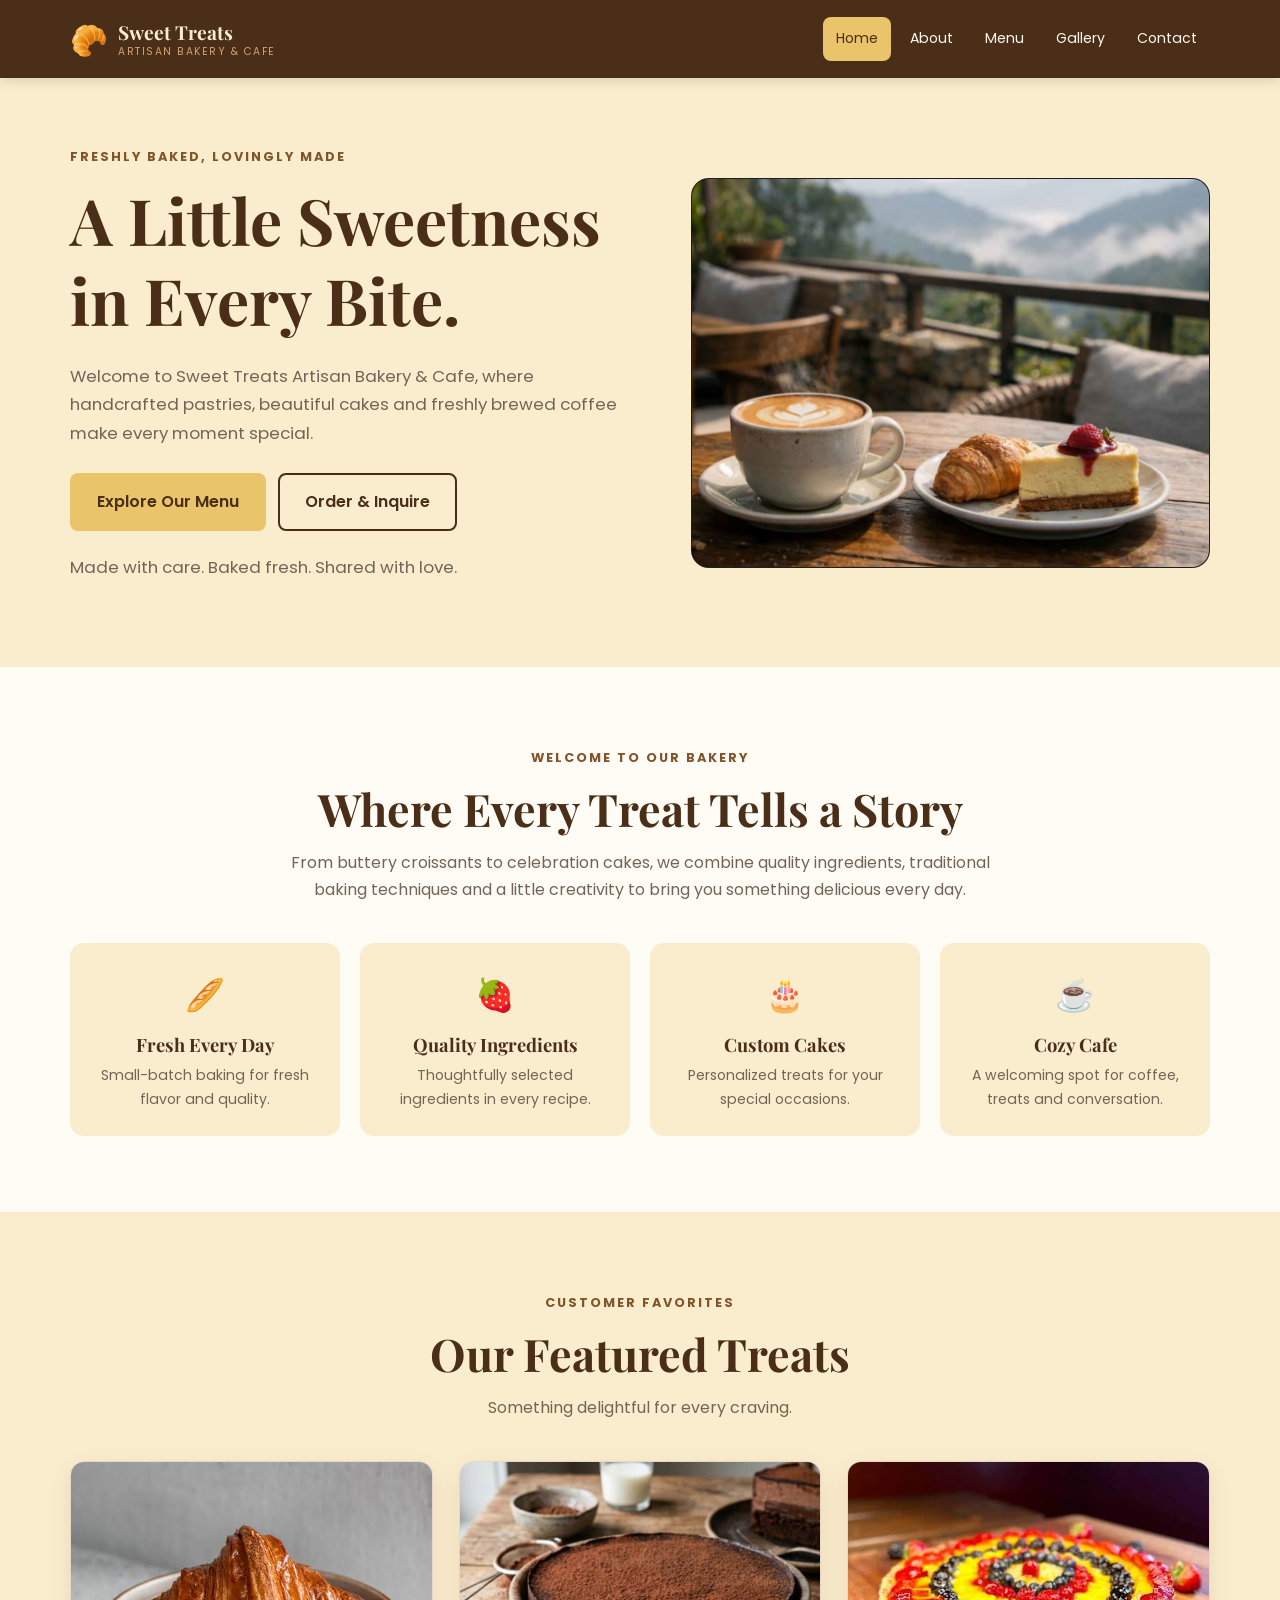
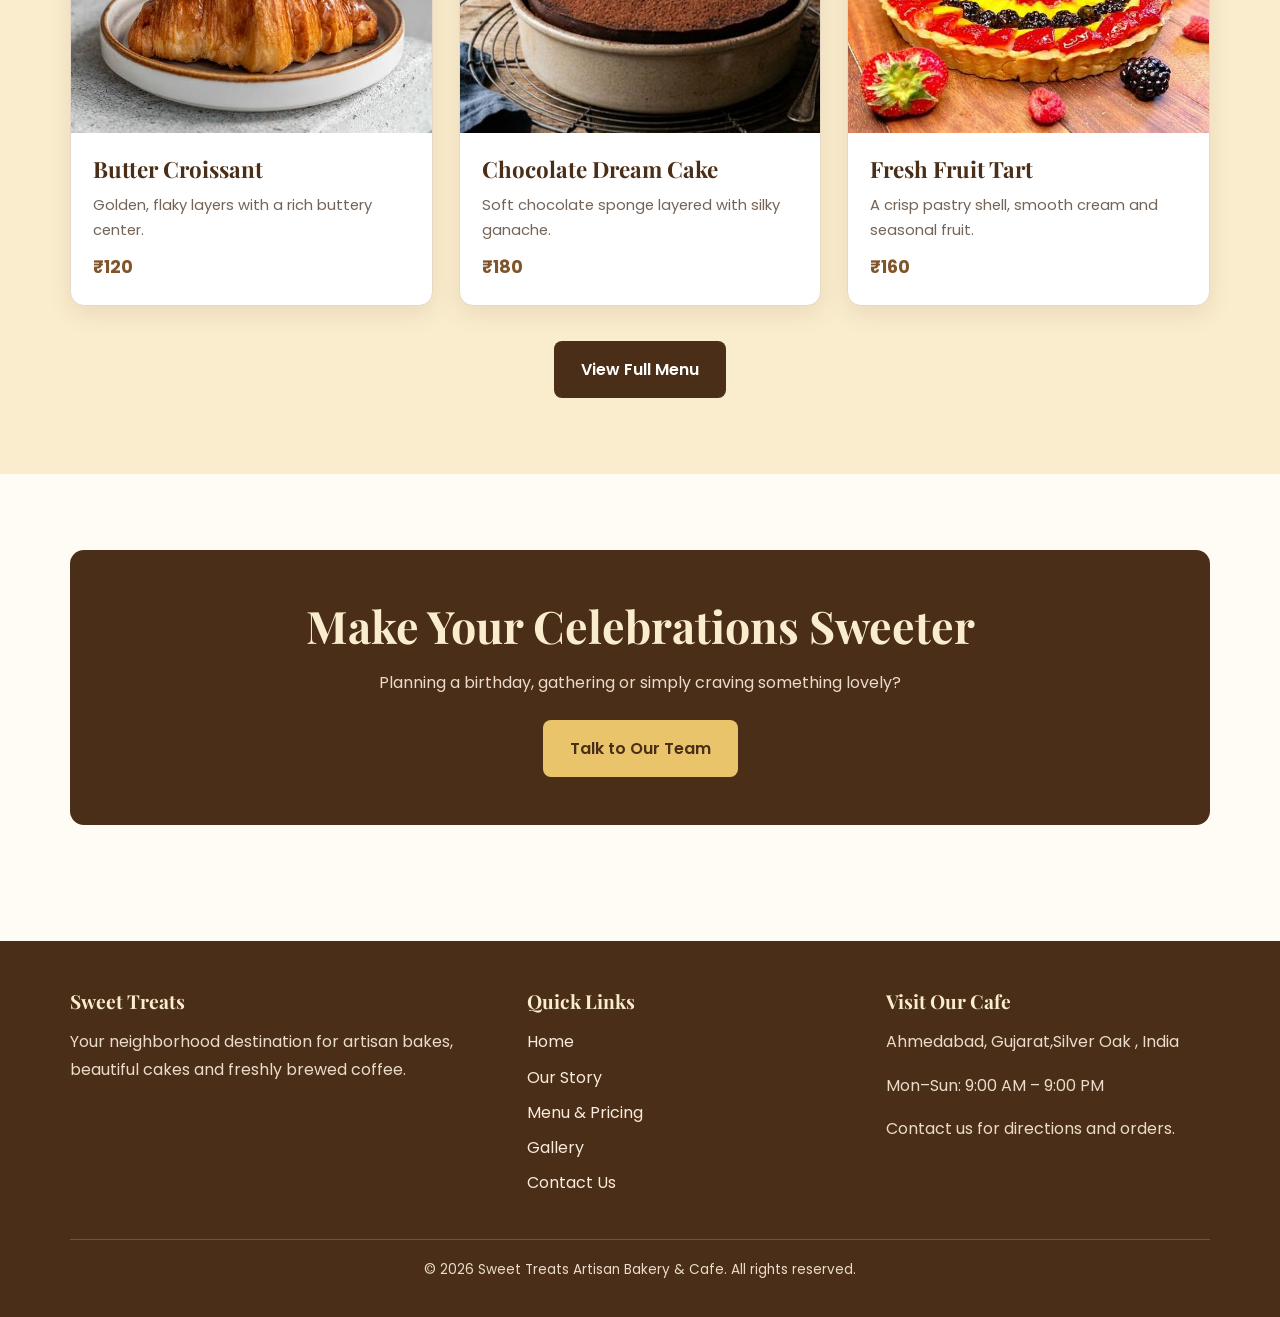
<file: index.html>
<!DOCTYPE html>
<html lang="en">
<head>
  <meta charset="UTF-8">
  <meta name="viewport" content="width=device-width, initial-scale=1.0">
  <meta name="description" content="Discover freshly baked artisan breads, cakes, pastries and coffee at Sweet Treats Artisan Bakery & Cafe.">
  <title>Sweet Treats | Artisan Bakery & Cafe</title>

  <!-- Google Fonts -->
  <link rel="preconnect" href="https://fonts.googleapis.com">
  <link rel="preconnect" href="https://fonts.gstatic.com" crossorigin>
  <link href="https://fonts.googleapis.com/css2?family=Playfair+Display:wght@400;500;600;700&family=Poppins:wght@400;500;600;700&display=swap" rel="stylesheet">
  <link rel="stylesheet" href="style.css">
</head>
<body>

  <!-- Shared navigation -->
  <header class="site-header">
    <nav class="navbar container" aria-label="Main navigation">
      <a class="brand" href="index.html">
        <span class="brand-icon" aria-hidden="true">🥐</span>
        <span>Sweet Treats<small>Artisan Bakery & Cafe</small></span>
      </a>

      <ul class="nav-links">
        <li><a class="active" aria-current="page" href="index.html">Home</a></li>
        <li><a href="about.html">About</a></li>
        <li><a href="menu.html">Menu</a></li>
        <li><a href="gallery.html">Gallery</a></li>
        <li><a href="contact.html">Contact</a></li>
      </ul>
    </nav>
  </header>

  <main>
    <!-- Hero banner -->
    <section class="hero">
      <div class="container hero-grid">
        <div class="hero-copy">
          <span class="eyebrow">Freshly baked, lovingly made</span>
          <h1>A Little Sweetness in Every Bite.</h1>
          <p>
            Welcome to Sweet Treats Artisan Bakery & Cafe, where handcrafted
            pastries, beautiful cakes and freshly brewed coffee make every
            moment special.
          </p>

          <div class="hero-actions">
            <a class="btn btn-primary" href="menu.html">Explore Our Menu</a>
            <a class="btn btn-outline" href="contact.html">Order & Inquire</a>
          </div>

          <p class="hero-note">Made with care. Baked fresh. Shared with love.</p>
        </div>

        <!-- Replace this image path with your hero photograph -->
        <div class="image-placeholder">
          <img src="image-1773308940385-28447481_s1wb24.jpg"
               alt="Fresh artisan pastries and cakes displayed at the bakery">
        </div>
      </div>
    </section>

    <!-- Introduction and bakery highlights -->
    <section class="section">
      <div class="container">
        <div class="section-heading">
          <span class="eyebrow">Welcome to our bakery</span>
          <h2>Where Every Treat Tells a Story</h2>
          <p>
            From buttery croissants to celebration cakes, we combine quality
            ingredients, traditional baking techniques and a little creativity
            to bring you something delicious every day.
          </p>
        </div>

        <div class="highlights">
          <article class="highlight">
            <span aria-hidden="true">🥖</span>
            <h3>Fresh Every Day</h3>
            <p>Small-batch baking for fresh flavor and quality.</p>
          </article>

          <article class="highlight">
            <span aria-hidden="true">🍓</span>
            <h3>Quality Ingredients</h3>
            <p>Thoughtfully selected ingredients in every recipe.</p>
          </article>

          <article class="highlight">
            <span aria-hidden="true">🎂</span>
            <h3>Custom Cakes</h3>
            <p>Personalized treats for your special occasions.</p>
          </article>

          <article class="highlight">
            <span aria-hidden="true">☕</span>
            <h3>Cozy Cafe</h3>
            <p>A welcoming spot for coffee, treats and conversation.</p>
          </article>
        </div>
      </div>
    </section>

    <!-- Featured products -->
    <section class="section" style="background: #FAEDCD;">
      <div class="container">
        <div class="section-heading">
          <span class="eyebrow">Customer favorites</span>
          <h2>Our Featured Treats</h2>
          <p>Something delightful for every craving.</p>
        </div>

        <div class="grid">
          <article class="product-card">
            <div class="image-placeholder">
              <img src="images.jpg"
                   alt="Golden flaky butter croissant">
            </div>
            <div class="card-content">
              <h3>Butter Croissant</h3>
              <p>Golden, flaky layers with a rich buttery center.</p>
              <span class="price">₹120</span>
            </div>
          </article>

          <article class="product-card">
            <div class="image-placeholder">
              <img src="choco.jpg"
                   alt="Rich chocolate cake topped with chocolate shavings">
            </div>
            <div class="card-content">
              <h3>Chocolate Dream Cake</h3>
              <p>Soft chocolate sponge layered with silky ganache.</p>
              <span class="price">₹180</span>
            </div>
          </article>

          <article class="product-card">
            <div class="image-placeholder">
              <img src="fruit.jpg"
                   alt="Fruit tart decorated with fresh seasonal berries">
            </div>
            <div class="card-content">
              <h3>Fresh Fruit Tart</h3>
              <p>A crisp pastry shell, smooth cream and seasonal fruit.</p>
              <span class="price">₹160</span>
            </div>
          </article>
        </div>

        <div style="text-align:center; margin-top:35px;">
          <a href="menu.html" class="btn">View Full Menu</a>
        </div>
      </div>
    </section>

    <!-- Closing call to action -->
    <section class="section">
      <div class="container">
        <div class="cta-banner">
          <h2>Make Your Celebrations Sweeter</h2>
          <p>Planning a birthday, gathering or simply craving something lovely?</p>
          <a class="btn btn-primary" href="contact.html">Talk to Our Team</a>
        </div>
      </div>
    </section>
  </main>

  <!-- Shared footer -->
  <footer class="site-footer">
    <div class="container">
      <div class="footer-grid">
        <div>
          <h3>Sweet Treats</h3>
          <p>Your neighborhood destination for artisan bakes, beautiful cakes
             and freshly brewed coffee.</p>
        </div>

        <div>
          <h3>Quick Links</h3>
          <ul class="footer-links">
            <li><a href="index.html">Home</a></li>
            <li><a href="about.html">Our Story</a></li>
            <li><a href="menu.html">Menu & Pricing</a></li>
            <li><a href="gallery.html">Gallery</a></li>
            <li><a href="contact.html">Contact Us</a></li>
          </ul>
        </div>

        <div>
          <h3>Visit Our Cafe</h3>
          <p>Ahmedabad, Gujarat,Silver Oak , India</p>
          <p>Mon–Sun: 9:00 AM – 9:00 PM</p>
          <p><a href="contact.html">Contact us for directions and orders.</a></p>
        </div>
      </div>

      <div class="footer-bottom">
        <p>&copy; 2026 Sweet Treats Artisan Bakery & Cafe. All rights reserved.</p>
      </div>
    </div>
  </footer>

</body>
</html>
</file>
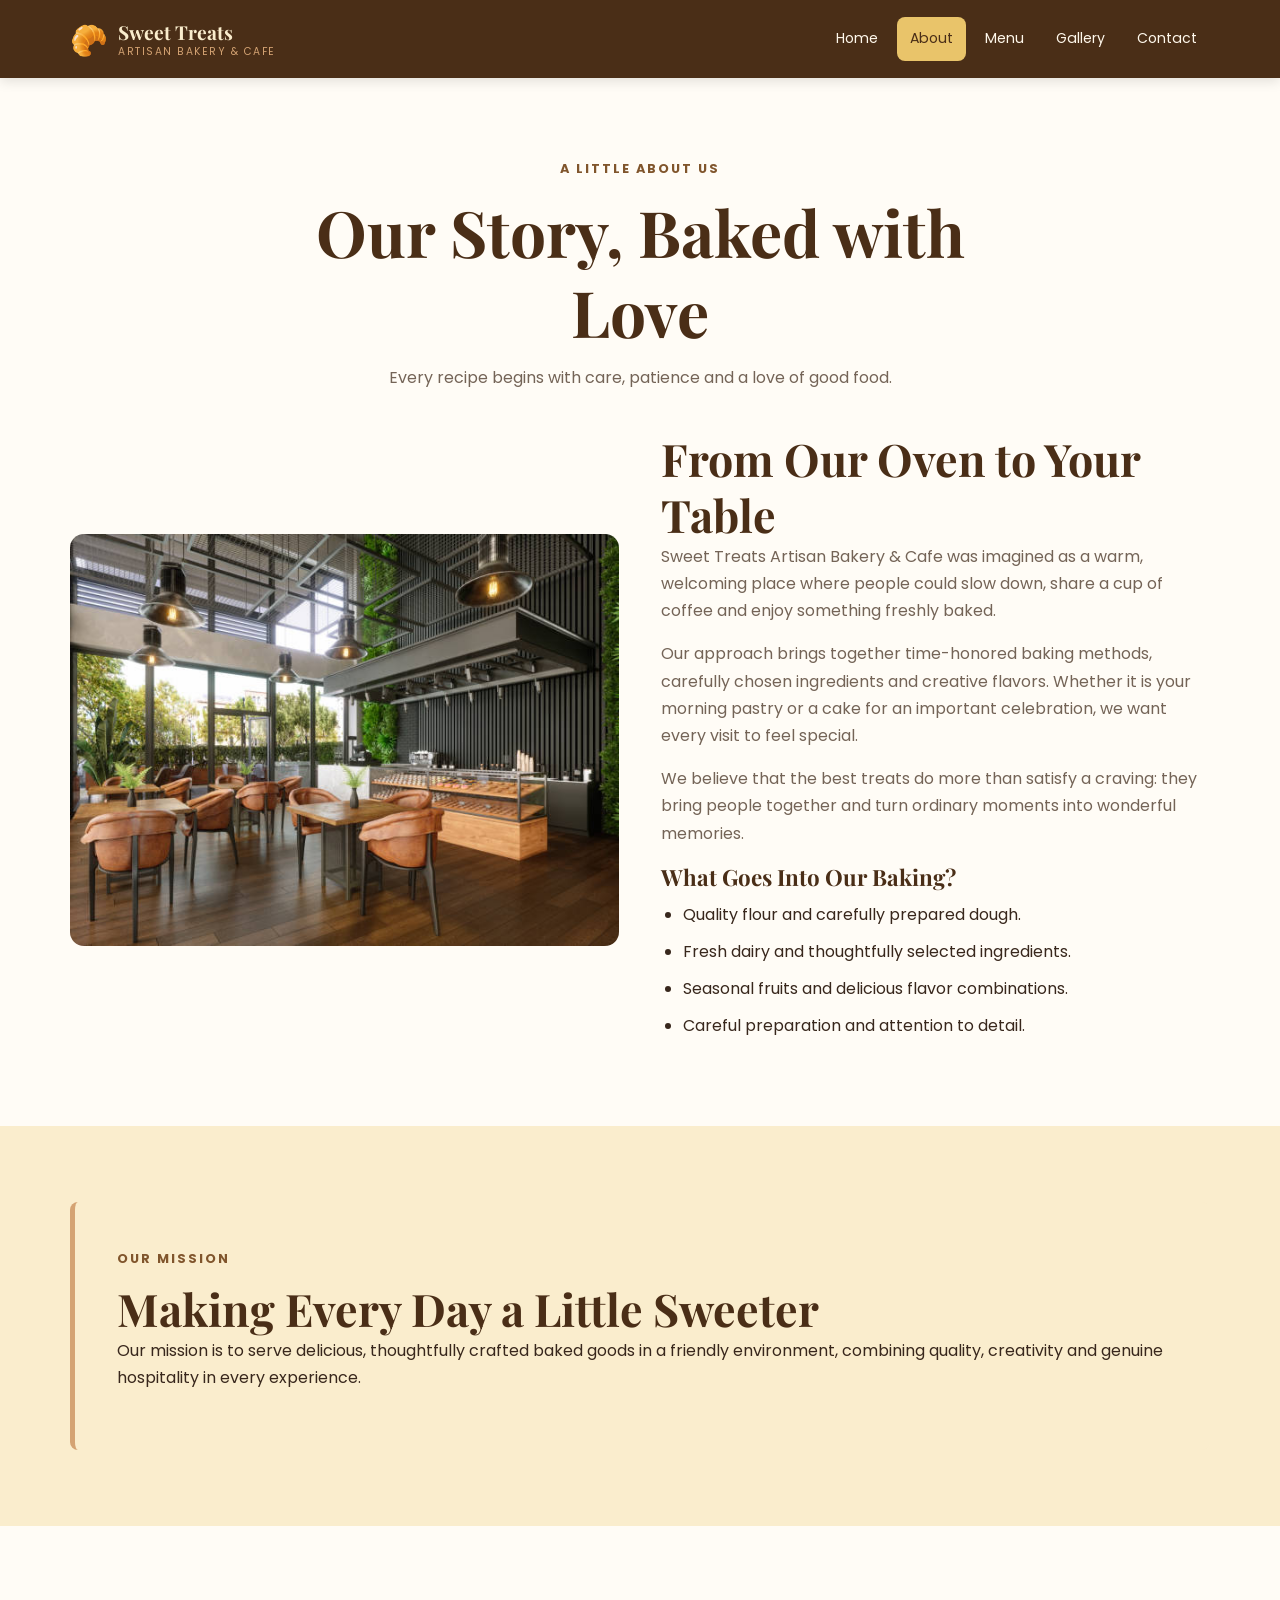
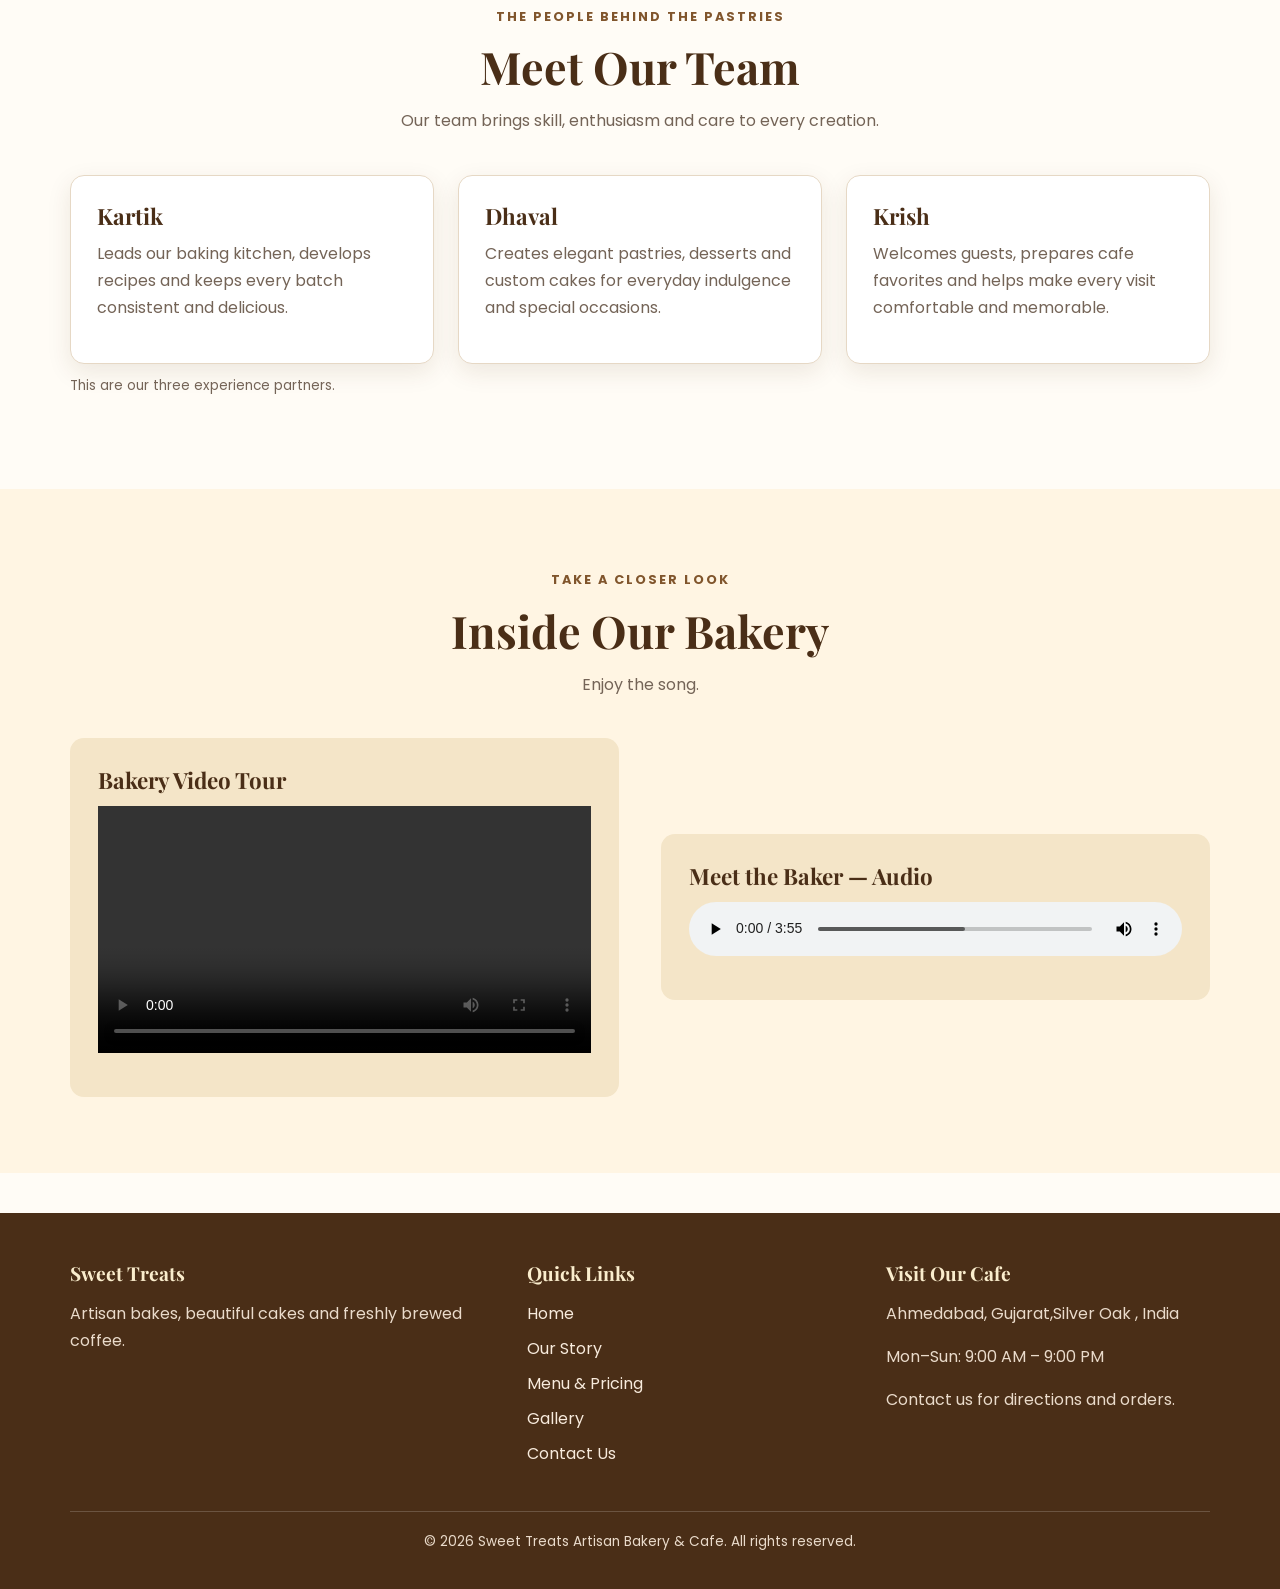
<file: about.html>
<!DOCTYPE html>
<html lang="en">
<head>
  <meta charset="UTF-8">
  <meta name="viewport" content="width=device-width, initial-scale=1.0">
  <meta name="description" content="Discover the story, people and passion behind Sweet Treats Artisan Bakery & Cafe.">
  <title>About Us | Sweet Treats</title>

  <link rel="preconnect" href="https://fonts.googleapis.com">
  <link rel="preconnect" href="https://fonts.gstatic.com" crossorigin>
  <link href="https://fonts.googleapis.com/css2?family=Playfair+Display:wght@400;500;600;700&family=Poppins:wght@400;500;600;700&display=swap" rel="stylesheet">
  <link rel="stylesheet" href="style.css">
</head>
<body>

  <header class="site-header">
    <nav class="navbar container" aria-label="Main navigation">
      <a class="brand" href="index.html">
        <span class="brand-icon" aria-hidden="true">🥐</span>
        <span>Sweet Treats<small>Artisan Bakery & Cafe</small></span>
      </a>
      <ul class="nav-links">
        <li><a href="index.html">Home</a></li>
        <li><a class="active" aria-current="page" href="about.html">About</a></li>
        <li><a href="menu.html">Menu</a></li>
        <li><a href="gallery.html">Gallery</a></li>
        <li><a href="contact.html">Contact</a></li>
      </ul>
    </nav>
  </header>

  <main>
    <section class="section">
      <div class="container">
        <div class="section-heading">
          <span class="eyebrow">A little about us</span>
          <h1>Our Story, Baked with Love</h1>
          <p>Every recipe begins with care, patience and a love of good food.</p>
        </div>

        <div class="split-layout">
          <div class="image-placeholder story-image">
            <img src="cafe.jpg"
                 alt="Baker preparing fresh dough in the bakery kitchen">
          </div>

          <article class="story-copy">
            <h2>From Our Oven to Your Table</h2>
            <p>
              Sweet Treats Artisan Bakery & Cafe was imagined as a warm,
              welcoming place where people could slow down, share a cup of
              coffee and enjoy something freshly baked.
            </p>
            <p>
              Our approach brings together time-honored baking methods,
              carefully chosen ingredients and creative flavors. Whether it
              is your morning pastry or a cake for an important celebration,
              we want every visit to feel special.
            </p>
            <p>
              We believe that the best treats do more than satisfy a craving:
              they bring people together and turn ordinary moments into
              wonderful memories.
            </p>

            <h3>What Goes Into Our Baking?</h3>
            <ul class="ingredient-list">
              <li>Quality flour and carefully prepared dough.</li>
              <li>Fresh dairy and thoughtfully selected ingredients.</li>
              <li>Seasonal fruits and delicious flavor combinations.</li>
              <li>Careful preparation and attention to detail.</li>
            </ul>
          </article>
        </div>
      </div>
    </section>

    <!-- Mission statement -->
    <section class="section" style="background:#FAEDCD;">
      <div class="container">
        <div class="mission">
          <span class="eyebrow">Our mission</span>
          <h2>Making Every Day a Little Sweeter</h2>
          <p>
            Our mission is to serve delicious, thoughtfully crafted baked
            goods in a friendly environment, combining quality, creativity
            and genuine hospitality in every experience.
          </p>
        </div>
      </div>
    </section>

    <!-- Team introduction -->
    <section class="section">
      <div class="container">
        <div class="section-heading">
          <span class="eyebrow">The people behind the pastries</span>
          <h2>Meet Our Team</h2>
          <p>Our team brings skill, enthusiasm and care to every creation.</p>
        </div>

        <div class="team-grid">
          <article class="team-card">
            <h3>Kartik</h3>
            <p>
              Leads our baking kitchen, develops recipes and keeps every batch
              consistent and delicious.
            </p>
          </article>

          <article class="team-card">
            <h3>Dhaval</h3>
            <p>
              Creates elegant pastries, desserts and custom cakes for everyday
              indulgence and special occasions.
            </p>
          </article>

          <article class="team-card">
            <h3>Krish</h3>
            <p>
              Welcomes guests, prepares cafe favorites and helps make every
              visit comfortable and memorable.
            </p>
          </article>
        </div>

        <p class="media-note">
          This are our three experience partners.
        </p>
      </div>
    </section>

    <!-- Add your own video and audio files later -->
    <section class="section" style="background:#FFF5E3;">
      <div class="container">
        <div class="section-heading">
          <span class="eyebrow">Take a closer look</span>
          <h2>Inside Our Bakery</h2>
          <p>Enjoy the song.</p>
        </div>

        <div class="split-layout">
          <article class="media-panel">
            <h3>Bakery Video Tour</h3>
            <!-- Add your video source inside this element when ready.
                 Example: <source src="media/bakery-tour.mp4" type="video/mp4"> -->
            <video controls preload="metadata"
                   aria-label="Sweet Treats bakery video tour" src="8626687-uhd_3840_2160_25fps.mp4">
              Your browser does not support HTML video.
            </video playsinline autoplay loop preload="auto">
            <p class="media-note">
             
            </p>
          </article>

          <article class="media-panel">
            <h3>Meet the Baker — Audio</h3>
            <!-- Add your audio source inside this element when ready.
                 Example: <source src="media/baker-message.mp3" type="audio/mpeg"> -->
            <audio controls preload="metadata" src="7 Years - Lukas Graham.mp3"
                   aria-label="Audio message from the Sweet Treats baker">
              Your browser does not support HTML audio.
            </audio>
            <p class="media-note">
             
            </p>
          </article>
        </div>
      </div>
    </section>
  </main>

  <footer class="site-footer">
    <div class="container">
      <div class="footer-grid">
        <div>
          <h3>Sweet Treats</h3>
          <p>Artisan bakes, beautiful cakes and freshly brewed coffee.</p>
        </div>
        <div>
          <h3>Quick Links</h3>
          <ul class="footer-links">
            <li><a href="index.html">Home</a></li>
            <li><a href="about.html">Our Story</a></li>
            <li><a href="menu.html">Menu & Pricing</a></li>
            <li><a href="gallery.html">Gallery</a></li>
            <li><a href="contact.html">Contact Us</a></li>
          </ul>
        </div>
        <div>
          <h3>Visit Our Cafe</h3>
          <p>Ahmedabad, Gujarat,Silver Oak , India</p>
          <p>Mon–Sun: 9:00 AM – 9:00 PM</p>
          <p><a href="contact.html">Contact us for directions and orders.</a></p>
        </div>
      </div>
      <div class="footer-bottom">
        <p>&copy; 2026 Sweet Treats Artisan Bakery & Cafe. All rights reserved.</p>
      </div>
    </div>
  </footer>

</body>
</html>
</file>
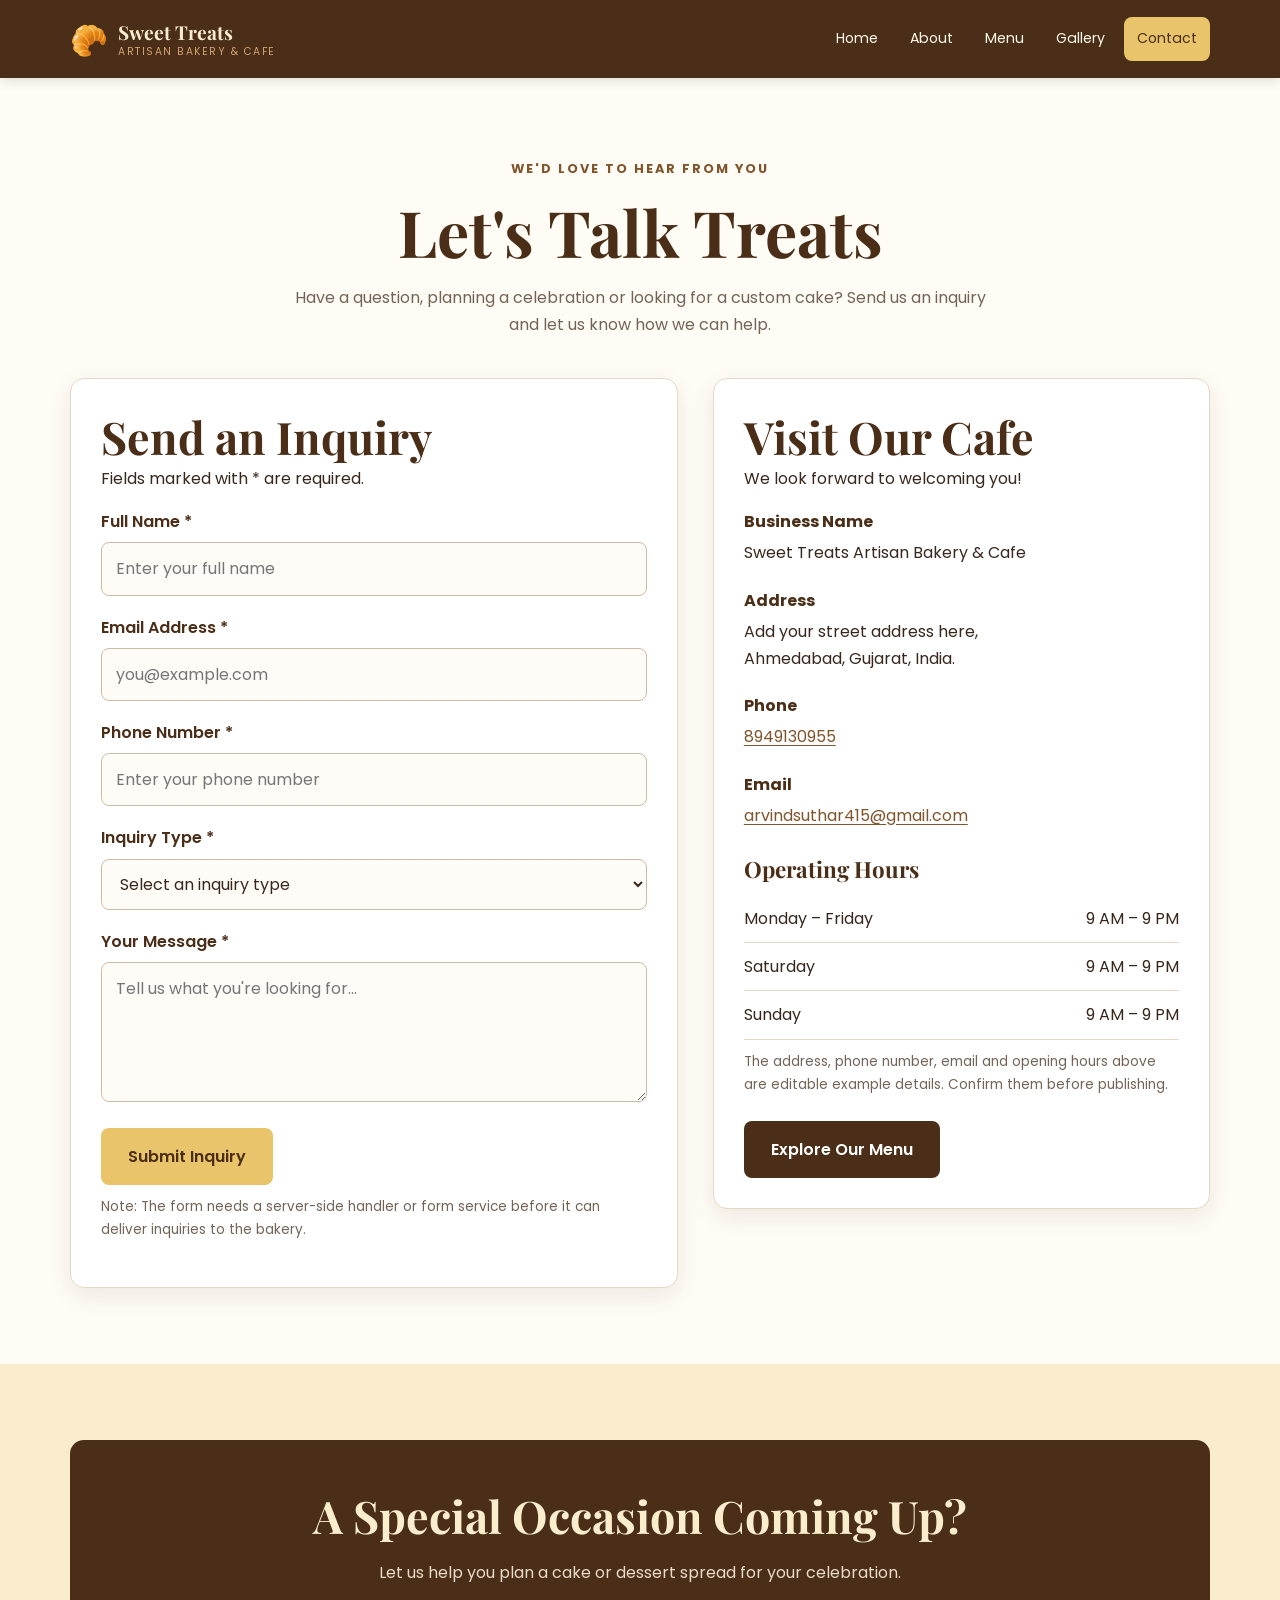
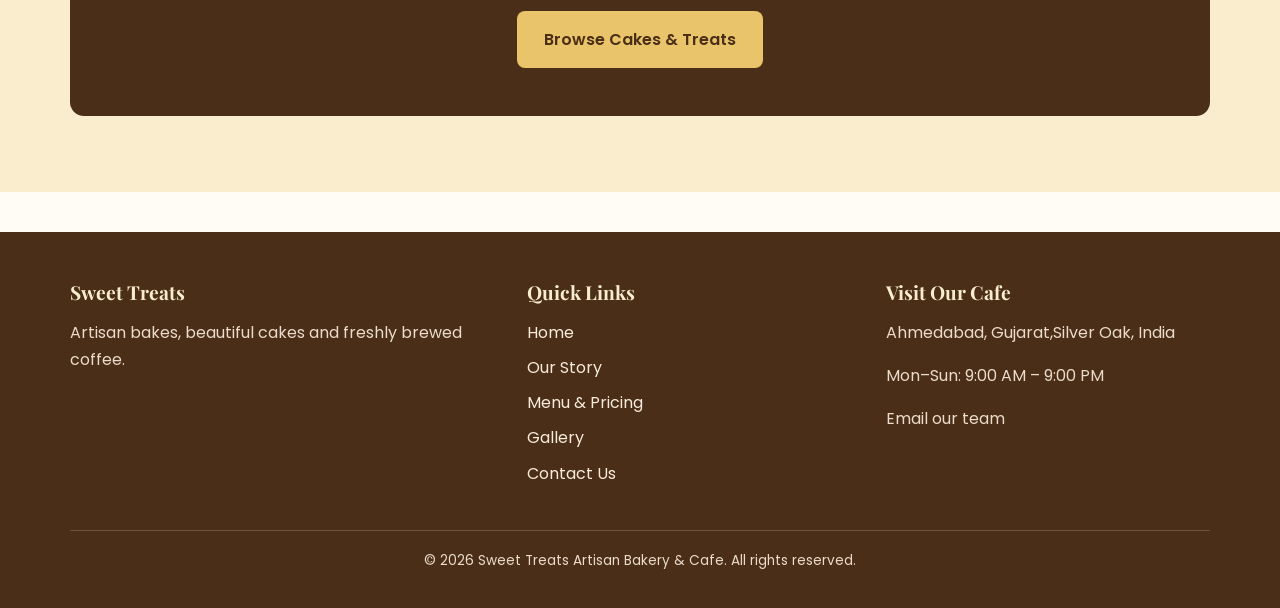
<file: contact.html>
<!DOCTYPE html>
<html lang="en">
<head>
  <meta charset="UTF-8">
  <meta name="viewport" content="width=device-width, initial-scale=1.0">
  <meta name="description" content="Contact Sweet Treats Artisan Bakery & Cafe for custom cakes, product inquiries and cafe information.">
  <title>Contact Us | Sweet Treats</title>

  <link rel="preconnect" href="https://fonts.googleapis.com">
  <link rel="preconnect" href="https://fonts.gstatic.com" crossorigin>
  <link href="https://fonts.googleapis.com/css2?family=Playfair+Display:wght@400;500;600;700&family=Poppins:wght@400;500;600;700&display=swap" rel="stylesheet">
  <link rel="stylesheet" href="style.css">
</head>
<body>

  <header class="site-header">
    <nav class="navbar container" aria-label="Main navigation">
      <a class="brand" href="index.html">
        <span class="brand-icon" aria-hidden="true">🥐</span>
        <span>Sweet Treats<small>Artisan Bakery & Cafe</small></span>
      </a>
      <ul class="nav-links">
        <li><a href="index.html">Home</a></li>
        <li><a href="about.html">About</a></li>
        <li><a href="menu.html">Menu</a></li>
        <li><a href="gallery.html">Gallery</a></li>
        <li><a class="active" aria-current="page" href="contact.html">Contact</a></li>
      </ul>
    </nav>
  </header>

  <main>
    <section class="section">
      <div class="container">
        <div class="section-heading">
          <span class="eyebrow">We'd love to hear from you</span>
          <h1>Let's Talk Treats</h1>
          <p>
            Have a question, planning a celebration or looking for a custom
            cake? Send us an inquiry and let us know how we can help.
          </p>
        </div>

        <div class="contact-grid">
          <!-- Inquiry form -->
          <section class="form-card">
            <h2>Send an Inquiry</h2>
            <p>Fields marked with * are required.</p>

            <!--
              This form performs browser-side validation.
              Connect a form backend or form service to receive submissions.
              Replace the action URL when your endpoint is ready.
            -->
            <form action="#" method="post">
              <div class="form-group">
                <label for="name">Full Name *</label>
                <input
                  type="text"
                  id="name"
                  name="name"
                  placeholder="Enter your full name"
                  autocomplete="name"
                  minlength="2"
                  maxlength="100"
                  required>
              </div>

              <div class="form-group">
                <label for="email">Email Address *</label>
                <input
                  type="email"
                  id="email"
                  name="email"
                  placeholder="you@example.com"
                  autocomplete="email"
                  maxlength="254"
                  required>
              </div>

              <div class="form-group">
                <label for="phone">Phone Number *</label>
                <input
                  type="tel"
                  id="phone"
                  name="phone"
                  placeholder="Enter your phone number"
                  autocomplete="tel"
                  pattern="[+]?[0-9 ()-]{7,20}"
                  title="Enter a valid phone number using digits, spaces, parentheses, hyphens or a leading plus sign."
                  required>
              </div>

              <div class="form-group">
                <label for="inquiry">Inquiry Type *</label>
                <select id="inquiry" name="inquiry_type" required>
                  <option value="" disabled selected>Select an inquiry type</option>
                  <option value="custom-cake">Custom Cake Order</option>
                  <option value="bakery-products">Bakery Products</option>
                  <option value="cafe-reservation">Cafe Reservation</option>
                  <option value="catering">Catering or Bulk Order</option>
                  <option value="feedback">Feedback or Suggestion</option>
                  <option value="other">Other</option>
                </select>
              </div>

              <div class="form-group">
                <label for="message">Your Message *</label>
                <textarea
                  id="message"
                  name="message"
                  placeholder="Tell us what you're looking for..."
                  minlength="10"
                  maxlength="2000"
                  required></textarea>
              </div>

              <button class="btn btn-primary" type="submit">
                Submit Inquiry
              </button>
            </form>

            <p class="media-note">
              Note: The form needs a server-side handler or form service
              before it can deliver inquiries to the bakery.
            </p>
          </section>

          <!-- Business contact information -->
          <aside class="contact-card">
            <h2>Visit Our Cafe</h2>
            <p>We look forward to welcoming you!</p>

            <ul class="contact-details">
              <li>
                <strong>Business Name</strong>
                Sweet Treats Artisan Bakery & Cafe
              </li>

              <li>
                <strong>Address</strong>
                Add your street address here,<br>
                Ahmedabad, Gujarat, India.
              </li>

              <li>
                <strong>Phone</strong>
                <a href="tel:+918949130955">8949130955</a>
              </li>

              <li>
                <strong>Email</strong>
                <a href="arvindsuthar415@gmail.com">arvindsuthar415@gmail.com</a>
              </li>
            </ul>

            <h3 style="margin:26px 0 12px;">Operating Hours</h3>

            <table class="hours-table">
              <tbody>
                <tr>
                  <td>Monday – Friday</td>
                  <td>9 AM – 9 PM</td>
                </tr>
                <tr>
                  <td>Saturday</td>
                  <td>9 AM – 9 PM</td>
                </tr>
                <tr>
                  <td>Sunday</td>
                  <td>9 AM – 9 PM</td>
                </tr>
              </tbody>
            </table>

            <p class="media-note">
              The address, phone number, email and opening hours above are
              editable example details. Confirm them before publishing.
            </p>

            <div style="margin-top:25px;">
              <a class="btn" href="menu.html">Explore Our Menu</a>
            </div>
          </aside>
        </div>
      </div>
    </section>

    <!-- Contact call to action -->
    <section class="section" style="background:#FAEDCD;">
      <div class="container">
        <div class="cta-banner">
          <h2>A Special Occasion Coming Up?</h2>
          <p>Let us help you plan a cake or dessert spread for your celebration.</p>
          <a class="btn btn-primary" href="menu.html">Browse Cakes & Treats</a>
        </div>
      </div>
    </section>
  </main>

  <footer class="site-footer">
    <div class="container">
      <div class="footer-grid">
        <div>
          <h3>Sweet Treats</h3>
          <p>Artisan bakes, beautiful cakes and freshly brewed coffee.</p>
        </div>
        <div>
          <h3>Quick Links</h3>
          <ul class="footer-links">
            <li><a href="index.html">Home</a></li>
            <li><a href="about.html">Our Story</a></li>
            <li><a href="menu.html">Menu & Pricing</a></li>
            <li><a href="gallery.html">Gallery</a></li>
            <li><a href="contact.html">Contact Us</a></li>
          </ul>
        </div>
        <div>
          <h3>Visit Our Cafe</h3>
          <p>Ahmedabad, Gujarat,Silver Oak, India</p>
          <p>Mon–Sun: 9:00 AM – 9:00 PM</p>
          <p><a href="mailto:hello@example.com">Email our team</a></p>
        </div>
      </div>
      <div class="footer-bottom">
        <p>&copy; 2026 Sweet Treats Artisan Bakery & Cafe. All rights reserved.</p>
      </div>
    </div>
  </footer>

</body>
</html>
</file>
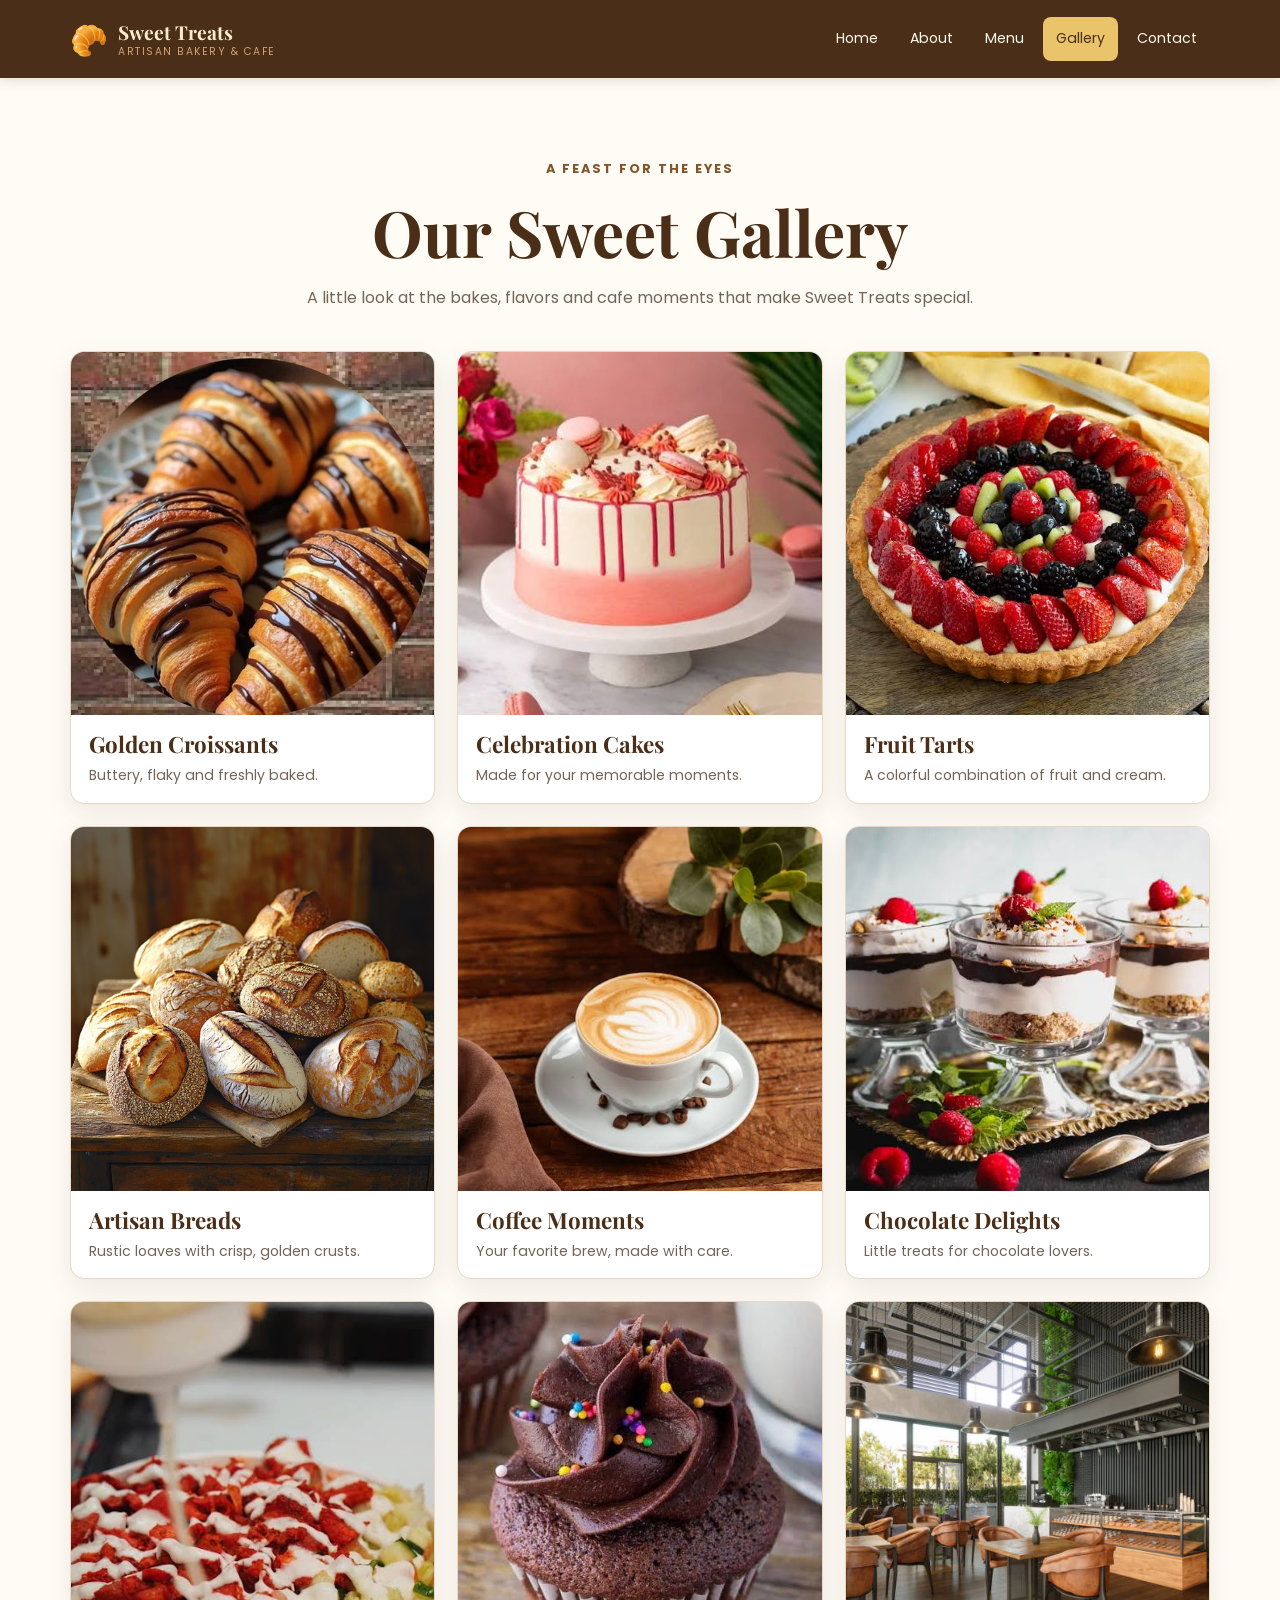
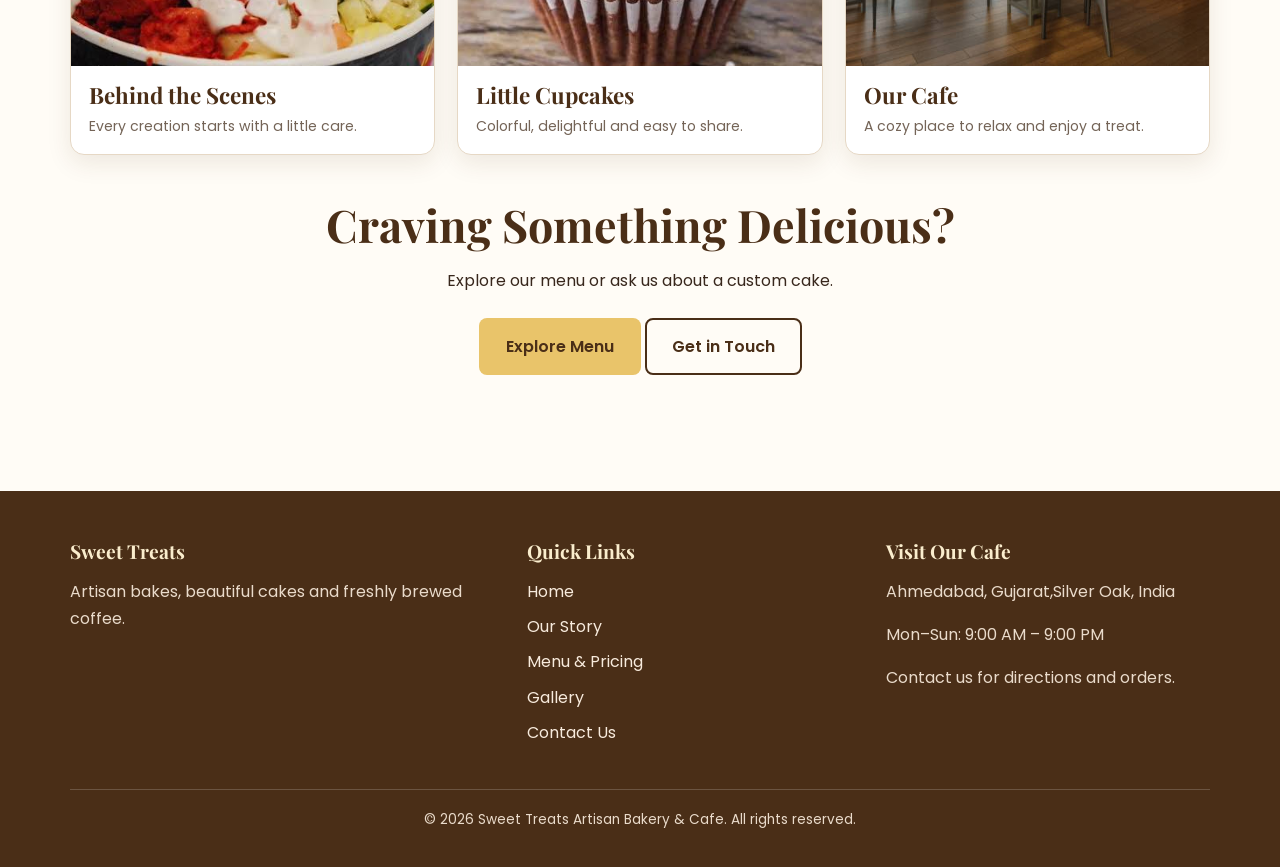
<file: gallery.html>
<!DOCTYPE html>
<html lang="en">
<head>
  <meta charset="UTF-8">
  <meta name="viewport" content="width=device-width, initial-scale=1.0">
  <meta name="description" content="Explore cakes, croissants, artisan breads, pastries and cafe moments at Sweet Treats.">
  <title>Gallery | Sweet Treats</title>

  <link rel="preconnect" href="https://fonts.googleapis.com">
  <link rel="preconnect" href="https://fonts.gstatic.com" crossorigin>
  <link href="https://fonts.googleapis.com/css2?family=Playfair+Display:wght@400;500;600;700&family=Poppins:wght@400;500;600;700&display=swap" rel="stylesheet">
  <link rel="stylesheet" href="style.css">
</head>
<body>

  <header class="site-header">
    <nav class="navbar container" aria-label="Main navigation">
      <a class="brand" href="index.html">
        <span class="brand-icon" aria-hidden="true">🥐</span>
        <span>Sweet Treats<small>Artisan Bakery & Cafe</small></span>
      </a>
      <ul class="nav-links">
        <li><a href="index.html">Home</a></li>
        <li><a href="about.html">About</a></li>
        <li><a href="menu.html">Menu</a></li>
        <li><a class="active" aria-current="page" href="gallery.html">Gallery</a></li>
        <li><a href="contact.html">Contact</a></li>
      </ul>
    </nav>
  </header>

  <main>
    <section class="section">
      <div class="container">
        <div class="section-heading">
          <span class="eyebrow">A feast for the eyes</span>
          <h1>Our Sweet Gallery</h1>
          <p>
            A little look at the bakes, flavors and cafe moments that make
            Sweet Treats special.
          </p>
        </div>

        <!--
          Each image uses a placeholder path.
          Replace images/REPLACE-*.jpg with your actual image filenames.
        -->
        <div class="gallery-grid">

          <article class="gallery-card">
            <div class="image-placeholder">
              <img src="gold.jpg"
                   alt="Freshly baked golden butter croissants">
            </div>
            <div class="gallery-caption">
              <h3>Golden Croissants</h3>
              <p>Buttery, flaky and freshly baked.</p>
            </div>
          </article>

          <article class="gallery-card">
            <div class="image-placeholder">
              <img src="cake2.jpg"
                   alt="Decorated chocolate celebration cake">
            </div>
            <div class="gallery-caption">
              <h3>Celebration Cakes</h3>
              <p>Made for your memorable moments.</p>
            </div>
          </article>

          <article class="gallery-card">
            <div class="image-placeholder">
              <img src="tart.jpg"
                   alt="Fruit tart topped with strawberries and blueberries">
            </div>
            <div class="gallery-caption">
              <h3>Fruit Tarts</h3>
              <p>A colorful combination of fruit and cream.</p>
            </div>
          </article>

          <article class="gallery-card">
            <div class="image-placeholder">
              <img src="bread.jpg"
                   alt="Rustic artisan sourdough bread on a wooden counter">
            </div>
            <div class="gallery-caption">
              <h3>Artisan Breads</h3>
              <p>Rustic loaves with crisp, golden crusts.</p>
            </div>
          </article>

          <article class="gallery-card">
            <div class="image-placeholder">
              <img src="coffee.jpg"
                   alt="Freshly prepared cappuccino with latte art">
            </div>
            <div class="gallery-caption">
              <h3>Coffee Moments</h3>
              <p>Your favorite brew, made with care.</p>
            </div>
          </article>

          <article class="gallery-card">
            <div class="image-placeholder">
              <img src="cho.jpg"
                   alt="Chocolate pastries arranged on a bakery serving tray">
            </div>
            <div class="gallery-caption">
              <h3>Chocolate Delights</h3>
              <p>Little treats for chocolate lovers.</p>
            </div>
          </article>

          <article class="gallery-card">
            <div class="image-placeholder">
              <img src="dish.jpg"
                   alt="Baker kneading fresh dough in the kitchen">
            </div>
            <div class="gallery-caption">
              <h3>Behind the Scenes</h3>
              <p>Every creation starts with a little care.</p>
            </div>
          </article>

          <article class="gallery-card">
            <div class="image-placeholder">
              <img src="cup.jpg"
                   alt="Assorted cupcakes decorated with swirls of frosting">
            </div>
            <div class="gallery-caption">
              <h3>Little Cupcakes</h3>
              <p>Colorful, delightful and easy to share.</p>
            </div>
          </article>

          <article class="gallery-card">
            <div class="image-placeholder">
              <img src="cafe.jpg"
                   alt="Warm and inviting bakery cafe interior with tables">
            </div>
            <div class="gallery-caption">
              <h3>Our Cafe</h3>
              <p>A cozy place to relax and enjoy a treat.</p>
            </div>
          </article>

        </div>

        <div style="text-align:center; margin-top:42px;">
          <h2>Craving Something Delicious?</h2>
          <p style="margin:14px 0 24px;">
            Explore our menu or ask us about a custom cake.
          </p>
          <a class="btn btn-primary" href="menu.html">Explore Menu</a>
          <a class="btn btn-outline" href="contact.html">Get in Touch</a>
        </div>
      </div>
    </section>
  </main>

  <footer class="site-footer">
    <div class="container">
      <div class="footer-grid">
        <div>
          <h3>Sweet Treats</h3>
          <p>Artisan bakes, beautiful cakes and freshly brewed coffee.</p>
        </div>
        <div>
          <h3>Quick Links</h3>
          <ul class="footer-links">
            <li><a href="index.html">Home</a></li>
            <li><a href="about.html">Our Story</a></li>
            <li><a href="menu.html">Menu & Pricing</a></li>
            <li><a href="gallery.html">Gallery</a></li>
            <li><a href="contact.html">Contact Us</a></li>
          </ul>
        </div>
        <div>
          <h3>Visit Our Cafe</h3>
          <p>Ahmedabad, Gujarat,Silver Oak, India</p>
          <p>Mon–Sun: 9:00 AM – 9:00 PM</p>
          <p><a href="contact.html">Contact us for directions and orders.</a></p>
        </div>
      </div>
      <div class="footer-bottom">
        <p>&copy; 2026 Sweet Treats Artisan Bakery & Cafe. All rights reserved.</p>
      </div>
    </div>
  </footer>

</body>
</html>
</file>
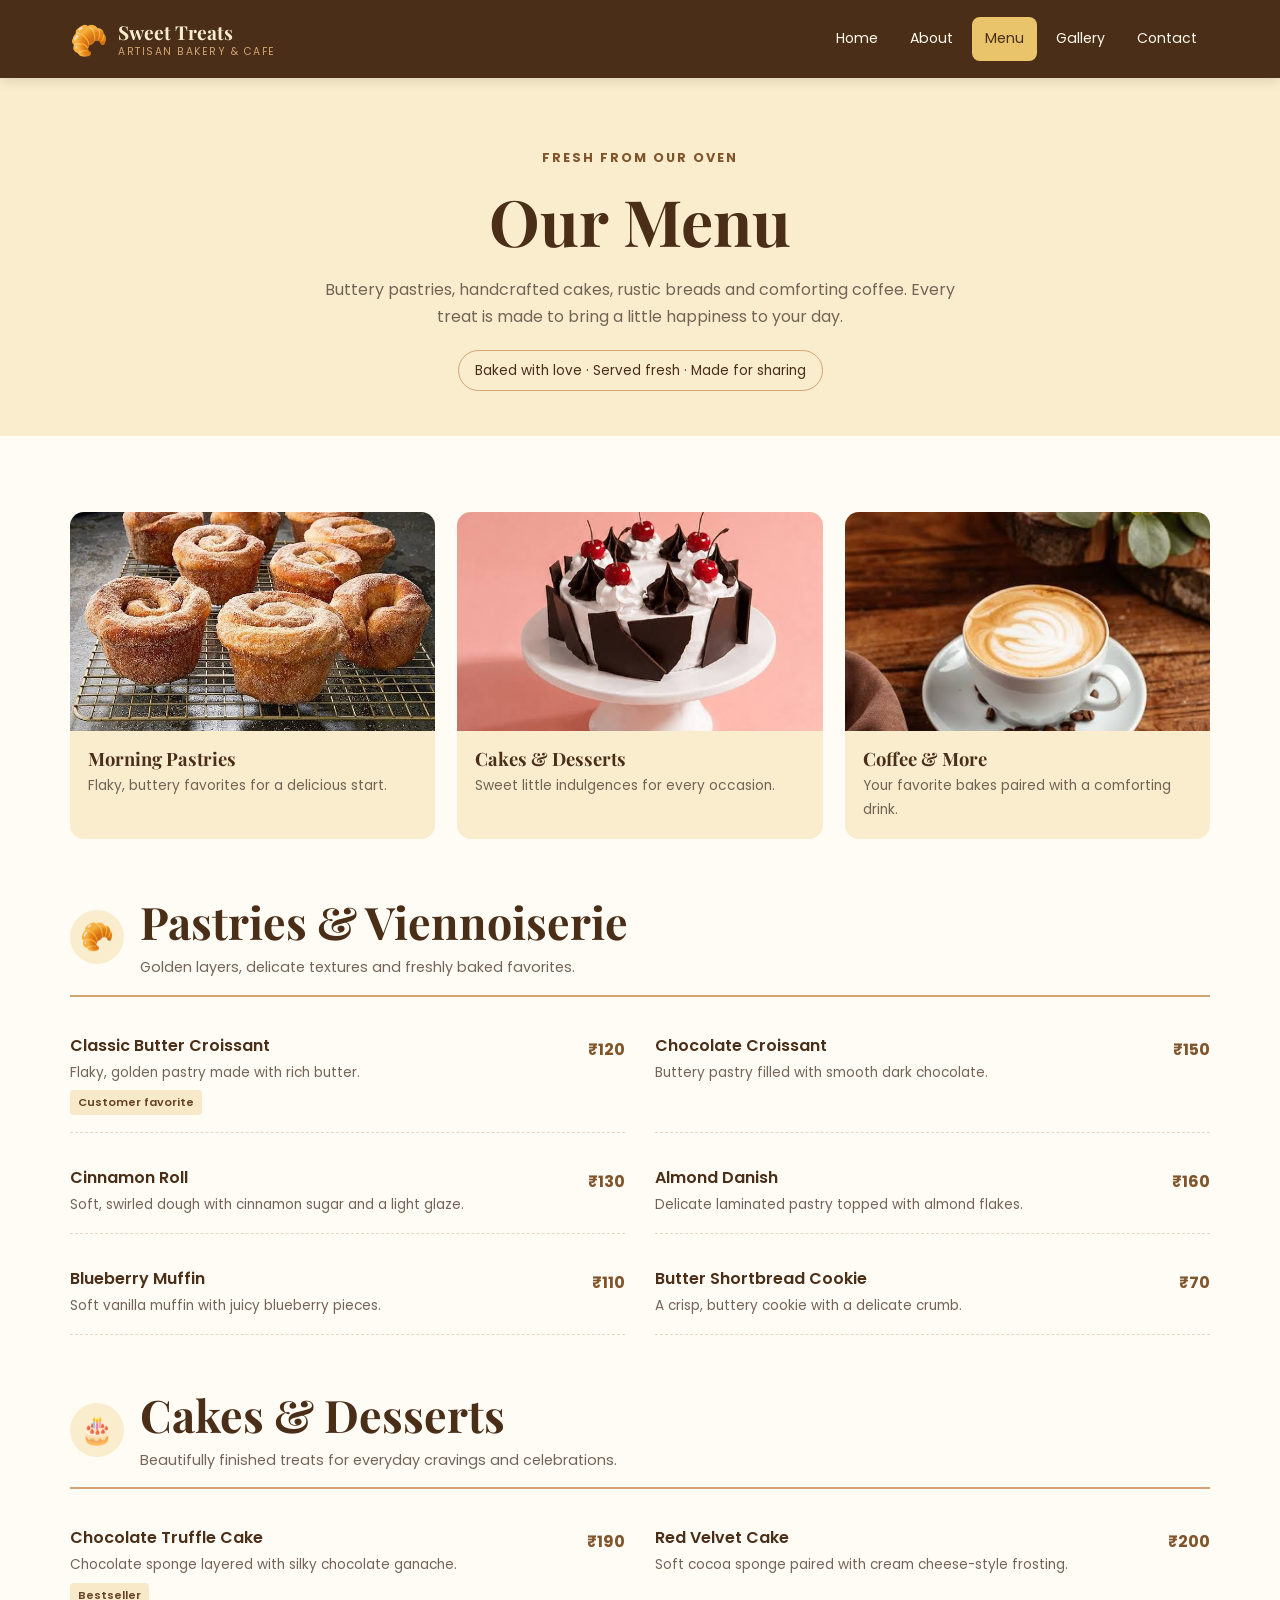
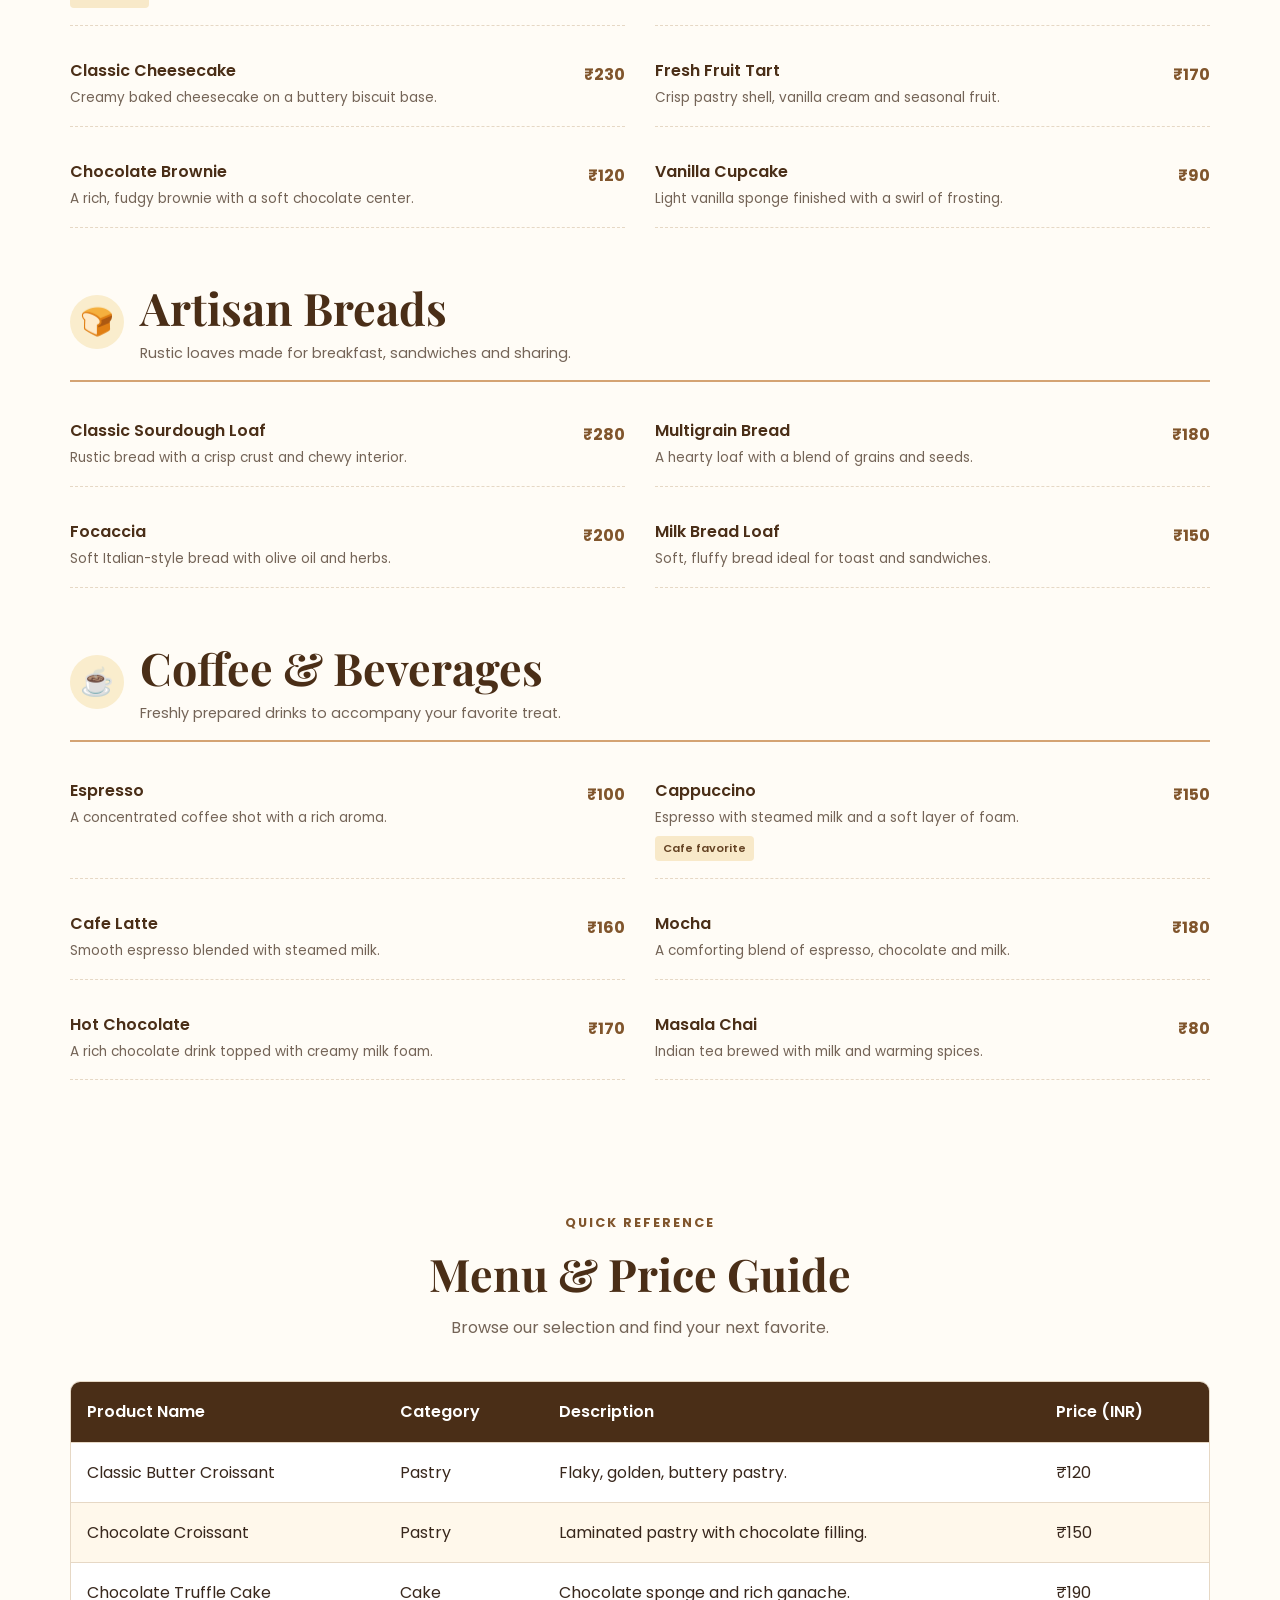
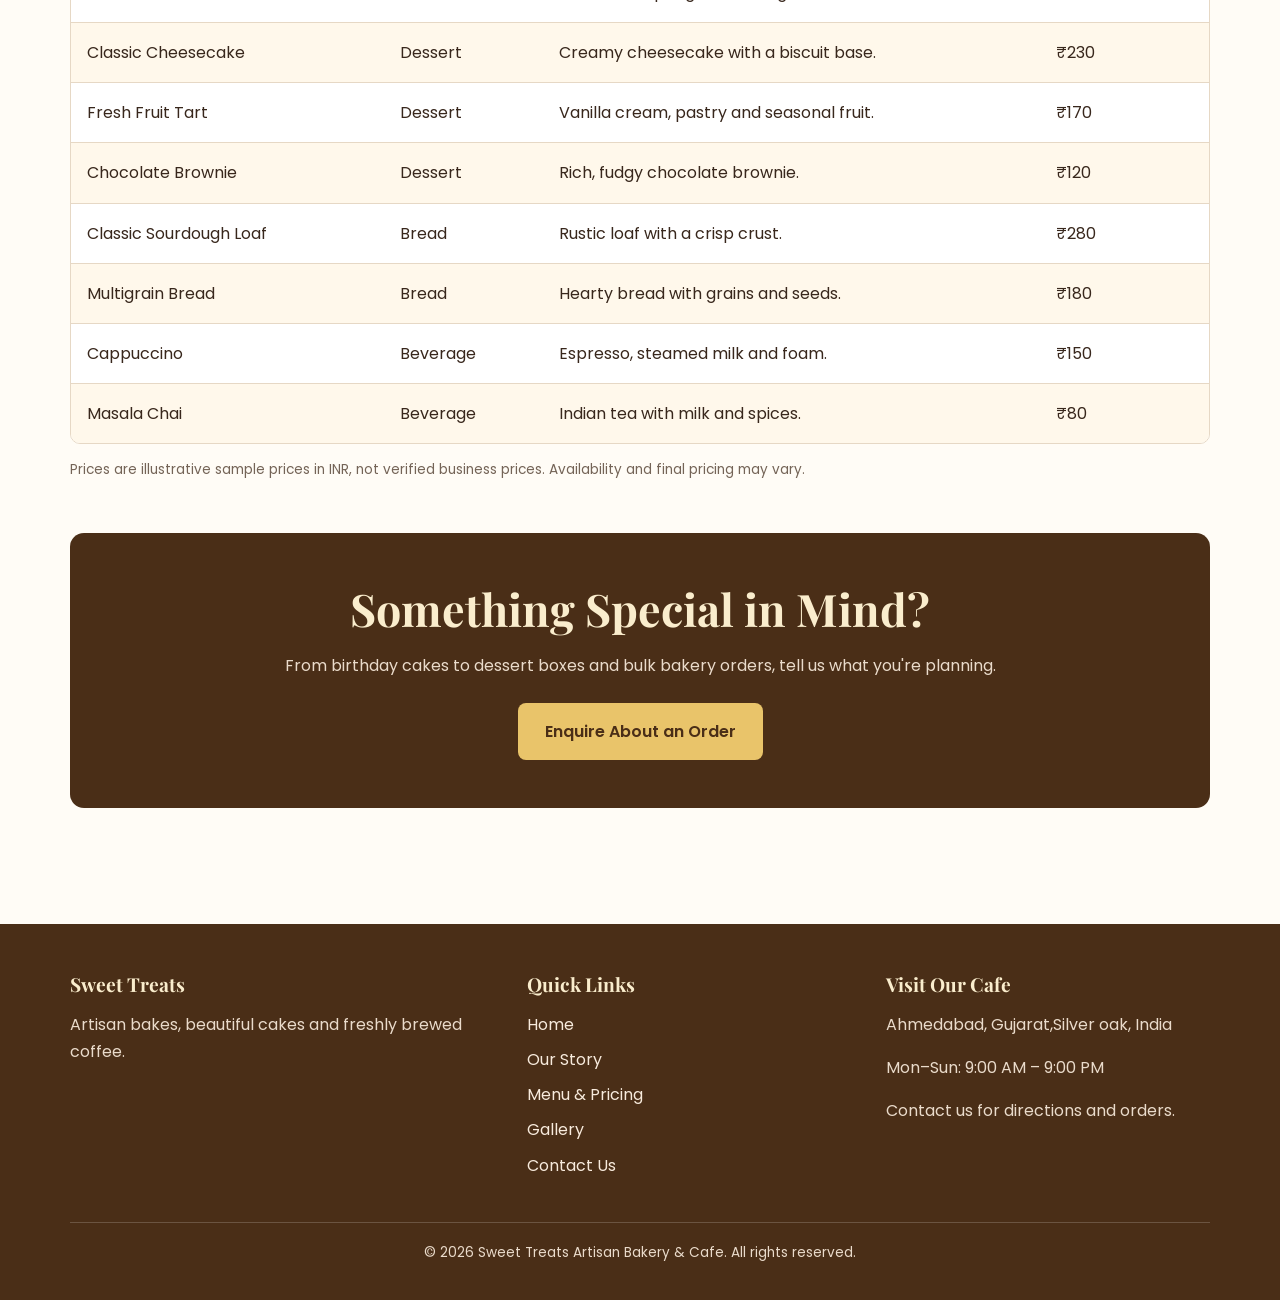
<file: menu.html>
<!DOCTYPE html>
<html lang="en">
<head>
  <meta charset="UTF-8">
  <meta name="viewport" content="width=device-width, initial-scale=1.0">
  <meta name="description" content="Explore freshly baked breads, artisan pastries, cakes, desserts and handcrafted coffee at Sweet Treats Bakery & Cafe.">
  <title>Our Menu | Sweet Treats Artisan Bakery & Cafe</title>

  <link rel="preconnect" href="https://fonts.googleapis.com">
  <link rel="preconnect" href="https://fonts.gstatic.com" crossorigin>
  <link href="https://fonts.googleapis.com/css2?family=Playfair+Display:wght@400;500;600;700&family=Poppins:wght@400;500;600;700&display=swap" rel="stylesheet">
  <link rel="stylesheet" href="style.css">

  <style>
    /* Additional menu-specific styling */
    .menu-intro {
      padding: 65px 0 45px;
      background: var(--vanilla);
      text-align: center;
    }

    .menu-intro p {
      max-width: 660px;
      margin: 15px auto 0;
      color: var(--muted);
    }

    .menu-note {
      display: inline-block;
      margin-top: 20px;
      padding: 8px 16px;
      border: 1px solid var(--caramel);
      border-radius: 30px;
      color: var(--chocolate);
      font-size: 0.85rem;
    }

    .menu-section {
      margin-bottom: 52px;
    }

    .menu-section-heading {
      display: flex;
      align-items: center;
      gap: 16px;
      margin-bottom: 22px;
      padding-bottom: 15px;
      border-bottom: 2px solid var(--caramel);
    }

    .menu-section-heading .menu-icon {
      display: grid;
      flex-shrink: 0;
      width: 54px;
      height: 54px;
      place-items: center;
      border-radius: 50%;
      background: var(--vanilla);
      font-size: 1.7rem;
    }

    .menu-section-heading p {
      margin: 5px 0 0;
      color: var(--muted);
      font-size: 0.9rem;
    }

    .real-menu-grid {
      display: grid;
      grid-template-columns: repeat(2, minmax(0, 1fr));
      gap: 18px 30px;
    }

    .real-menu-item {
      display: flex;
      justify-content: space-between;
      align-items: flex-start;
      gap: 15px;
      padding: 17px 0;
      border-bottom: 1px dashed var(--border);
    }

    .real-menu-item h3 {
      font-family: "Poppins", sans-serif;
      font-size: 1rem;
      font-weight: 600;
    }

    .real-menu-item p {
      margin: 6px 0 0;
      color: var(--muted);
      font-size: 0.85rem;
      line-height: 1.6;
    }

    .real-menu-price {
      flex-shrink: 0;
      color: #80552C;
      font-weight: 700;
      white-space: nowrap;
    }

    .menu-label {
      display: inline-block;
      margin-top: 7px;
      padding: 3px 8px;
      border-radius: 4px;
      background: #F8E9C9;
      color: #654324;
      font-size: 0.7rem;
      font-weight: 600;
    }

    .menu-photo-grid {
      display: grid;
      grid-template-columns: repeat(3, minmax(0, 1fr));
      gap: 22px;
      margin-bottom: 55px;
    }

    .menu-photo-card {
      overflow: hidden;
      border-radius: var(--radius);
      background: var(--vanilla);
    }

    .menu-photo-card .image-placeholder {
      aspect-ratio: 5 / 3;
    }

    .menu-photo-card h3 {
      padding: 16px 18px 4px;
      font-size: 1.15rem;
    }

    .menu-photo-card p {
      padding: 0 18px 18px;
      margin: 0;
      color: var(--muted);
      font-size: 0.86rem;
    }

    .menu-table-note {
      margin-top: 14px;
      color: var(--muted);
      font-size: 0.85rem;
    }

    @media screen and (max-width: 768px) {
      .real-menu-grid {
        grid-template-columns: 1fr;
      }

      .menu-photo-grid {
        grid-template-columns: 1fr;
      }

      .menu-intro {
        padding: 45px 0 35px;
      }
    }
  </style>
</head>
<body>

  <!-- Main navigation -->
  <header class="site-header">
    <nav class="navbar container" aria-label="Main navigation">
      <a class="brand" href="index.html">
        <span class="brand-icon" aria-hidden="true">🥐</span>
        <span>Sweet Treats<small>Artisan Bakery & Cafe</small></span>
      </a>

      <ul class="nav-links">
        <li><a href="index.html">Home</a></li>
        <li><a href="about.html">About</a></li>
        <li><a class="active" aria-current="page" href="menu.html">Menu</a></li>
        <li><a href="gallery.html">Gallery</a></li>
        <li><a href="contact.html">Contact</a></li>
      </ul>
    </nav>
  </header>

  <main>

    <!-- Menu introduction -->
    <section class="menu-intro">
      <div class="container">
        <span class="eyebrow">Fresh from our oven</span>
        <h1>Our Menu</h1>
        <p>
          Buttery pastries, handcrafted cakes, rustic breads and comforting
          coffee. Every treat is made to bring a little happiness to your day.
        </p>
        <span class="menu-note">Baked with love · Served fresh · Made for sharing</span>
      </div>
    </section>

    <section class="section">
      <div class="container">

        <!-- Featured menu photography -->
        <div class="menu-photo-grid">
          <article class="menu-photo-card">
            <div class="image-placeholder">
              <img src="pas.jpg"
                   alt="Freshly baked croissants and Danish pastries">
            </div>
            <h3>Morning Pastries</h3>
            <p>Flaky, buttery favorites for a delicious start.</p>
          </article>

          <article class="menu-photo-card">
            <div class="image-placeholder">
              <img src="cake.jpg"
                   alt="Chocolate cake and beautifully decorated desserts">
            </div>
            <h3>Cakes & Desserts</h3>
            <p>Sweet little indulgences for every occasion.</p>
          </article>

          <article class="menu-photo-card">
            <div class="image-placeholder">
              <img src="coffee.jpg"
                   alt="Freshly prepared cappuccino with latte art">
            </div>
            <h3>Coffee & More</h3>
            <p>Your favorite bakes paired with a comforting drink.</p>
          </article>
        </div>

        <!-- Category 1: Croissants and pastries -->
        <section class="menu-section">
          <div class="menu-section-heading">
            <span class="menu-icon" aria-hidden="true">🥐</span>
            <div>
              <h2>Pastries & Viennoiserie</h2>
              <p>Golden layers, delicate textures and freshly baked favorites.</p>
            </div>
          </div>

          <div class="real-menu-grid">
            <article class="real-menu-item">
              <div>
                <h3>Classic Butter Croissant</h3>
                <p>Flaky, golden pastry made with rich butter.</p>
                <span class="menu-label">Customer favorite</span>
              </div>
              <span class="real-menu-price">₹120</span>
            </article>

            <article class="real-menu-item">
              <div>
                <h3>Chocolate Croissant</h3>
                <p>Buttery pastry filled with smooth dark chocolate.</p>
              </div>
              <span class="real-menu-price">₹150</span>
            </article>

            <article class="real-menu-item">
              <div>
                <h3>Cinnamon Roll</h3>
                <p>Soft, swirled dough with cinnamon sugar and a light glaze.</p>
              </div>
              <span class="real-menu-price">₹130</span>
            </article>

            <article class="real-menu-item">
              <div>
                <h3>Almond Danish</h3>
                <p>Delicate laminated pastry topped with almond flakes.</p>
              </div>
              <span class="real-menu-price">₹160</span>
            </article>

            <article class="real-menu-item">
              <div>
                <h3>Blueberry Muffin</h3>
                <p>Soft vanilla muffin with juicy blueberry pieces.</p>
              </div>
              <span class="real-menu-price">₹110</span>
            </article>

            <article class="real-menu-item">
              <div>
                <h3>Butter Shortbread Cookie</h3>
                <p>A crisp, buttery cookie with a delicate crumb.</p>
              </div>
              <span class="real-menu-price">₹70</span>
            </article>
          </div>
        </section>

        <!-- Category 2: Cakes and desserts -->
        <section class="menu-section">
          <div class="menu-section-heading">
            <span class="menu-icon" aria-hidden="true">🎂</span>
            <div>
              <h2>Cakes & Desserts</h2>
              <p>Beautifully finished treats for everyday cravings and celebrations.</p>
            </div>
          </div>

          <div class="real-menu-grid">
            <article class="real-menu-item">
              <div>
                <h3>Chocolate Truffle Cake</h3>
                <p>Chocolate sponge layered with silky chocolate ganache.</p>
                <span class="menu-label">Bestseller</span>
              </div>
              <span class="real-menu-price">₹190</span>
            </article>

            <article class="real-menu-item">
              <div>
                <h3>Red Velvet Cake</h3>
                <p>Soft cocoa sponge paired with cream cheese-style frosting.</p>
              </div>
              <span class="real-menu-price">₹200</span>
            </article>

            <article class="real-menu-item">
              <div>
                <h3>Classic Cheesecake</h3>
                <p>Creamy baked cheesecake on a buttery biscuit base.</p>
              </div>
              <span class="real-menu-price">₹230</span>
            </article>

            <article class="real-menu-item">
              <div>
                <h3>Fresh Fruit Tart</h3>
                <p>Crisp pastry shell, vanilla cream and seasonal fruit.</p>
              </div>
              <span class="real-menu-price">₹170</span>
            </article>

            <article class="real-menu-item">
              <div>
                <h3>Chocolate Brownie</h3>
                <p>A rich, fudgy brownie with a soft chocolate center.</p>
              </div>
              <span class="real-menu-price">₹120</span>
            </article>

            <article class="real-menu-item">
              <div>
                <h3>Vanilla Cupcake</h3>
                <p>Light vanilla sponge finished with a swirl of frosting.</p>
              </div>
              <span class="real-menu-price">₹90</span>
            </article>
          </div>
        </section>

        <!-- Category 3: Artisan breads -->
        <section class="menu-section">
          <div class="menu-section-heading">
            <span class="menu-icon" aria-hidden="true">🍞</span>
            <div>
              <h2>Artisan Breads</h2>
              <p>Rustic loaves made for breakfast, sandwiches and sharing.</p>
            </div>
          </div>

          <div class="real-menu-grid">
            <article class="real-menu-item">
              <div>
                <h3>Classic Sourdough Loaf</h3>
                <p>Rustic bread with a crisp crust and chewy interior.</p>
              </div>
              <span class="real-menu-price">₹280</span>
            </article>

            <article class="real-menu-item">
              <div>
                <h3>Multigrain Bread</h3>
                <p>A hearty loaf with a blend of grains and seeds.</p>
              </div>
              <span class="real-menu-price">₹180</span>
            </article>

            <article class="real-menu-item">
              <div>
                <h3>Focaccia</h3>
                <p>Soft Italian-style bread with olive oil and herbs.</p>
              </div>
              <span class="real-menu-price">₹200</span>
            </article>

            <article class="real-menu-item">
              <div>
                <h3>Milk Bread Loaf</h3>
                <p>Soft, fluffy bread ideal for toast and sandwiches.</p>
              </div>
              <span class="real-menu-price">₹150</span>
            </article>
          </div>
        </section>

        <!-- Category 4: Coffee and drinks -->
        <section class="menu-section">
          <div class="menu-section-heading">
            <span class="menu-icon" aria-hidden="true">☕</span>
            <div>
              <h2>Coffee & Beverages</h2>
              <p>Freshly prepared drinks to accompany your favorite treat.</p>
            </div>
          </div>

          <div class="real-menu-grid">
            <article class="real-menu-item">
              <div>
                <h3>Espresso</h3>
                <p>A concentrated coffee shot with a rich aroma.</p>
              </div>
              <span class="real-menu-price">₹100</span>
            </article>

            <article class="real-menu-item">
              <div>
                <h3>Cappuccino</h3>
                <p>Espresso with steamed milk and a soft layer of foam.</p>
                <span class="menu-label">Cafe favorite</span>
              </div>
              <span class="real-menu-price">₹150</span>
            </article>

            <article class="real-menu-item">
              <div>
                <h3>Cafe Latte</h3>
                <p>Smooth espresso blended with steamed milk.</p>
              </div>
              <span class="real-menu-price">₹160</span>
            </article>

            <article class="real-menu-item">
              <div>
                <h3>Mocha</h3>
                <p>A comforting blend of espresso, chocolate and milk.</p>
              </div>
              <span class="real-menu-price">₹180</span>
            </article>

            <article class="real-menu-item">
              <div>
                <h3>Hot Chocolate</h3>
                <p>A rich chocolate drink topped with creamy milk foam.</p>
              </div>
              <span class="real-menu-price">₹170</span>
            </article>

            <article class="real-menu-item">
              <div>
                <h3>Masala Chai</h3>
                <p>Indian tea brewed with milk and warming spices.</p>
              </div>
              <span class="real-menu-price">₹80</span>
            </article>
          </div>
        </section>

        <!-- Full pricing table -->
        <section class="section" style="padding-bottom:35px;">
          <div class="section-heading">
            <span class="eyebrow">Quick reference</span>
            <h2>Menu & Price Guide</h2>
            <p>Browse our selection and find your next favorite.</p>
          </div>

          <div class="table-wrap">
            <table class="menu-table">
              <thead>
                <tr>
                  <th scope="col">Product Name</th>
                  <th scope="col">Category</th>
                  <th scope="col">Description</th>
                  <th scope="col">Price (INR)</th>
                </tr>
              </thead>
              <tbody>
                <tr>
                  <td>Classic Butter Croissant</td>
                  <td>Pastry</td>
                  <td>Flaky, golden, buttery pastry.</td>
                  <td>₹120</td>
                </tr>
                <tr>
                  <td>Chocolate Croissant</td>
                  <td>Pastry</td>
                  <td>Laminated pastry with chocolate filling.</td>
                  <td>₹150</td>
                </tr>
                <tr>
                  <td>Chocolate Truffle Cake</td>
                  <td>Cake</td>
                  <td>Chocolate sponge and rich ganache.</td>
                  <td>₹190</td>
                </tr>
                <tr>
                  <td>Classic Cheesecake</td>
                  <td>Dessert</td>
                  <td>Creamy cheesecake with a biscuit base.</td>
                  <td>₹230</td>
                </tr>
                <tr>
                  <td>Fresh Fruit Tart</td>
                  <td>Dessert</td>
                  <td>Vanilla cream, pastry and seasonal fruit.</td>
                  <td>₹170</td>
                </tr>
                <tr>
                  <td>Chocolate Brownie</td>
                  <td>Dessert</td>
                  <td>Rich, fudgy chocolate brownie.</td>
                  <td>₹120</td>
                </tr>
                <tr>
                  <td>Classic Sourdough Loaf</td>
                  <td>Bread</td>
                  <td>Rustic loaf with a crisp crust.</td>
                  <td>₹280</td>
                </tr>
                <tr>
                  <td>Multigrain Bread</td>
                  <td>Bread</td>
                  <td>Hearty bread with grains and seeds.</td>
                  <td>₹180</td>
                </tr>
                <tr>
                  <td>Cappuccino</td>
                  <td>Beverage</td>
                  <td>Espresso, steamed milk and foam.</td>
                  <td>₹150</td>
                </tr>
                <tr>
                  <td>Masala Chai</td>
                  <td>Beverage</td>
                  <td>Indian tea with milk and spices.</td>
                  <td>₹80</td>
                </tr>
              </tbody>
            </table>
          </div>

          <p class="menu-table-note">
            Prices are illustrative sample prices in INR, not verified
            business prices. Availability and final pricing may vary.
          </p>
        </section>

        <!-- Custom orders -->
        <section class="cta-banner">
          <h2>Something Special in Mind?</h2>
          <p>
            From birthday cakes to dessert boxes and bulk bakery orders,
            tell us what you're planning.
          </p>
          <a class="btn btn-primary" href="contact.html">Enquire About an Order</a>
        </section>

      </div>
    </section>
  </main>

  <!-- Shared footer -->
  <footer class="site-footer">
    <div class="container">
      <div class="footer-grid">
        <div>
          <h3>Sweet Treats</h3>
          <p>Artisan bakes, beautiful cakes and freshly brewed coffee.</p>
        </div>

        <div>
          <h3>Quick Links</h3>
          <ul class="footer-links">
            <li><a href="index.html">Home</a></li>
            <li><a href="about.html">Our Story</a></li>
            <li><a href="menu.html">Menu & Pricing</a></li>
            <li><a href="gallery.html">Gallery</a></li>
            <li><a href="contact.html">Contact Us</a></li>
          </ul>
        </div>

        <div>
          <h3>Visit Our Cafe</h3>
          <p>Ahmedabad, Gujarat,Silver oak, India</p>
          <p>Mon–Sun: 9:00 AM – 9:00 PM</p>
          <p><a href="contact.html">Contact us for directions and orders.</a></p>
        </div>
      </div>

      <div class="footer-bottom">
        <p>&copy; 2026 Sweet Treats Artisan Bakery & Cafe. All rights reserved.</p>
      </div>
    </div>
  </footer>

</body>
</html>
</file>
<file: style.css>
/* =========================================================
   SWEET TREATS ARTISAN BAKERY & CAFE
   Master stylesheet - shared by all five HTML pages
   ========================================================= */

/* 1. Theme variables and global reset */
:root {
  --chocolate: #4A2E17;
  --caramel: #D4A373;
  --vanilla: #FAEDCD;
  --amber: #E9C46A;
  --white: #FFFFFF;
  --black: #000000;
  --text: #38271C;
  --muted: #746457;
  --border: #E6D8C5;
  --shadow: 0 8px 25px rgba(74, 46, 23, 0.10);
  --radius: 14px;
  --container: 1140px;
}

* {
  margin: 0;
  padding: 0;
  box-sizing: border-box;
}

html {
  scroll-behavior: smooth;
  scroll-padding-top: 100px;
}

body {
  font-family: "Poppins", sans-serif;
  color: var(--text);
  background: #FFFCF6;
  line-height: 1.7;
}

img {
  display: block;
  max-width: 100%;
}

a {
  color: inherit;
  text-decoration: none;
}

button,
input,
select,
textarea {
  font: inherit;
}

ul,
ol {
  padding-left: 1.4rem;
}

h1,
h2,
h3,
h4 {
  font-family: "Playfair Display", serif;
  color: var(--chocolate);
  line-height: 1.25;
}

h1 {
  font-size: clamp(2.5rem, 5vw, 4.6rem);
}

h2 {
  font-size: clamp(2rem, 3.5vw, 2.8rem);
}

h3 {
  font-size: 1.4rem;
}

p {
  margin-bottom: 1rem;
}

.container {
  width: min(92%, var(--container));
  margin-inline: auto;
}

.section {
  padding: 76px 0;
}

.section-heading {
  max-width: 720px;
  margin: 0 auto 40px;
  text-align: center;
}

.section-heading p {
  margin-top: 12px;
  color: var(--muted);
}

.eyebrow {
  display: inline-block;
  margin-bottom: 12px;
  color: #80552C;
  font-size: 0.8rem;
  font-weight: 700;
  letter-spacing: 2px;
  text-transform: uppercase;
}

/* 2. Sticky navigation */
.site-header {
  position: sticky;
  top: 0;
  z-index: 1000;
  background: var(--chocolate);
  color: var(--white);
  box-shadow: 0 3px 12px rgba(0, 0, 0, 0.12);
}

.navbar {
  min-height: 78px;
  display: flex;
  align-items: center;
  justify-content: space-between;
  gap: 24px;
}

.brand {
  display: flex;
  align-items: center;
  gap: 10px;
  color: var(--vanilla);
  font-family: "Playfair Display", serif;
  font-size: 1.2rem;
  font-weight: 700;
  line-height: 1.3;
}

.brand-icon {
  font-size: 1.9rem;
}

.brand small {
  display: block;
  color: var(--caramel);
  font-family: "Poppins", sans-serif;
  font-size: 0.65rem;
  font-weight: 400;
  letter-spacing: 1.5px;
  text-transform: uppercase;
}

.nav-links {
  display: flex;
  align-items: center;
  gap: 6px;
  list-style: none;
  padding: 0;
}

.nav-links a {
  display: block;
  padding: 10px 13px;
  border-radius: 8px;
  color: #FFF8EC;
  font-size: 0.88rem;
  transition: background 0.25s, color 0.25s;
}

.nav-links a:hover,
.nav-links a.active {
  color: var(--chocolate);
  background: var(--amber);
}

.nav-links a:focus-visible,
.btn:focus-visible,
input:focus-visible,
select:focus-visible,
textarea:focus-visible {
  outline: 3px solid var(--amber);
  outline-offset: 3px;
}

/* 3. Buttons */
.btn {
  display: inline-flex;
  justify-content: center;
  align-items: center;
  gap: 8px;
  padding: 13px 25px;
  border: 2px solid transparent;
  border-radius: 8px;
  background: var(--chocolate);
  color: var(--white);
  font-weight: 600;
  cursor: pointer;
  transition: transform 0.25s, background 0.25s;
}

.btn:hover {
  background: #654324;
  transform: translateY(-2px);
}

.btn-primary {
  background: var(--amber);
  color: var(--chocolate);
}

.btn-primary:hover {
  background: var(--caramel);
}

.btn-outline {
  border-color: var(--chocolate);
  background: transparent;
  color: var(--chocolate);
}

.btn-outline:hover {
  background: var(--chocolate);
  color: var(--white);
}

/* 4. Black image placeholders
   Replace each images/REPLACE-ME.jpg path with your own image.
   The black background remains visible until an image is added. */
.image-placeholder {
  position: relative;
  overflow: hidden;
  background: var(--black);
  aspect-ratio: 4 / 3;
}

.image-placeholder img {
  width: 100%;
  height: 100%;
  object-fit: cover;
  background: var(--black);
  color: transparent;
  transition: transform 0.5s;
}

.hero .image-placeholder {
  aspect-ratio: auto;
  min-height: 390px;
  border: 1px solid rgba(255, 255, 255, 0.12);
  border-radius: 18px;
}

.hero .image-placeholder img {
  position: absolute;
  inset: 0;
}

/* 5. Home hero */
.hero {
  padding: 64px 0;
  background: var(--vanilla);
}

.hero-grid {
  display: grid;
  grid-template-columns: 1.05fr 0.95fr;
  align-items: center;
  gap: 48px;
}

.hero-copy p {
  max-width: 550px;
  margin: 22px 0;
  color: var(--muted);
  font-size: 1.05rem;
}

.hero-actions {
  display: flex;
  flex-wrap: wrap;
  gap: 12px;
  margin-top: 26px;
}

.hero-note {
  margin-top: 22px;
  color: var(--muted);
  font-size: 0.88rem;
}

/* 6. Cards, grids and highlights */
.grid {
  display: grid;
  grid-template-columns: repeat(3, minmax(0, 1fr));
  gap: 26px;
}

.product-card,
.gallery-card,
.info-card,
.team-card {
  overflow: hidden;
  border: 1px solid var(--border);
  border-radius: var(--radius);
  background: var(--white);
  box-shadow: var(--shadow);
}

.product-card,
.gallery-card {
  transition: transform 0.3s, box-shadow 0.3s;
}

.product-card:hover,
.gallery-card:hover {
  transform: translateY(-6px);
  box-shadow: 0 14px 35px rgba(74, 46, 23, 0.16);
}

.product-card .image-placeholder {
  aspect-ratio: 4 / 3;
}

.card-content {
  padding: 22px;
}

.card-content p {
  margin: 10px 0;
  color: var(--muted);
  font-size: 0.92rem;
}

.price {
  color: #80552C;
  font-size: 1.1rem;
  font-weight: 700;
}

.highlights {
  display: grid;
  grid-template-columns: repeat(4, minmax(0, 1fr));
  gap: 20px;
  margin-top: 36px;
}

.highlight {
  padding: 25px 18px;
  border-radius: var(--radius);
  background: var(--vanilla);
  text-align: center;
}

.highlight span {
  display: block;
  margin-bottom: 10px;
  font-size: 2rem;
}

.highlight h3 {
  margin-bottom: 8px;
  font-size: 1.15rem;
}

.highlight p {
  margin: 0;
  color: var(--muted);
  font-size: 0.88rem;
}

/* 7. General split layouts and story content */
.split-layout {
  display: grid;
  grid-template-columns: 1fr 1fr;
  align-items: center;
  gap: 42px;
}

.story-image {
  min-height: 330px;
  border-radius: var(--radius);
}

.story-copy p {
  color: var(--muted);
}

.check-list li,
.ingredient-list li,
.team-list li {
  margin: 10px 0;
}

.mission {
  padding: 42px;
  border-left: 5px solid var(--caramel);
  border-radius: 8px;
  background: var(--vanilla);
}

.team-grid {
  display: grid;
  grid-template-columns: repeat(3, minmax(0, 1fr));
  gap: 24px;
}

.team-card {
  padding: 26px;
}

.team-card p {
  margin-top: 10px;
  color: var(--muted);
}

.media-panel {
  padding: 28px;
  border-radius: var(--radius);
  background: #F4E5C8;
}

.media-panel video,
.media-panel audio {
  display: block;
  width: 100%;
  margin-top: 12px;
}

.media-note {
  margin-top: 10px;
  color: var(--muted);
  font-size: 0.85rem;
}

/* 8. Menu and pricing table */
.menu-category {
  margin-bottom: 36px;
}

.menu-category h3 {
  margin-bottom: 14px;
}

.menu-list {
  display: grid;
  grid-template-columns: repeat(2, minmax(0, 1fr));
  gap: 15px 30px;
  list-style: none;
  padding: 0;
}

.menu-list li {
  display: flex;
  justify-content: space-between;
  gap: 16px;
  padding: 13px 0;
  border-bottom: 1px dashed var(--border);
}

.menu-list strong {
  color: var(--chocolate);
  white-space: nowrap;
}

.table-wrap {
  overflow-x: auto;
  margin-top: 24px;
  border: 1px solid var(--border);
  border-radius: 10px;
  background: var(--white);
}

.menu-table {
  width: 100%;
  border-collapse: collapse;
  min-width: 680px;
}

.menu-table th,
.menu-table td {
  padding: 16px;
  border-bottom: 1px solid var(--border);
  text-align: left;
  vertical-align: top;
}

.menu-table th {
  background: var(--chocolate);
  color: var(--white);
  font-weight: 600;
}

.menu-table tbody tr:nth-child(even) {
  background: #FFF8EB;
}

.menu-table tbody tr:last-child td {
  border-bottom: 0;
}

/* 9. Gallery */
.gallery-grid {
  display: grid;
  grid-template-columns: repeat(3, minmax(0, 1fr));
  gap: 22px;
}

.gallery-card .image-placeholder {
  aspect-ratio: 1 / 1;
}

.gallery-caption {
  padding: 15px 18px;
}

.gallery-caption p {
  margin: 6px 0 0;
  color: var(--muted);
  font-size: 0.88rem;
}

.gallery-card:hover .image-placeholder img {
  transform: scale(1.06);
}

/* 10. Contact form and business information */
.contact-grid {
  display: grid;
  grid-template-columns: 1.1fr 0.9fr;
  align-items: start;
  gap: 35px;
}

.form-card,
.contact-card {
  padding: 30px;
  border: 1px solid var(--border);
  border-radius: var(--radius);
  background: var(--white);
  box-shadow: var(--shadow);
}

.form-group {
  margin-bottom: 18px;
}

.form-group label {
  display: block;
  margin-bottom: 7px;
  color: var(--chocolate);
  font-weight: 600;
}

.form-group input,
.form-group select,
.form-group textarea {
  width: 100%;
  padding: 12px 14px;
  border: 1px solid #CDBBA7;
  border-radius: 8px;
  background: #FFFCF7;
  color: var(--text);
}

.form-group textarea {
  min-height: 140px;
  resize: vertical;
}

.form-group input:focus,
.form-group select:focus,
.form-group textarea:focus {
  border-color: var(--caramel);
  outline: 2px solid rgba(212, 163, 115, 0.25);
}

.contact-details {
  list-style: none;
  padding: 0;
}

.contact-details li {
  margin-bottom: 20px;
}

.contact-details strong {
  display: block;
  margin-bottom: 4px;
  color: var(--chocolate);
}

.contact-details a {
  color: #80552C;
  text-decoration: underline;
  text-underline-offset: 3px;
}

.hours-table {
  width: 100%;
  border-collapse: collapse;
}

.hours-table td {
  padding: 10px 0;
  border-bottom: 1px solid var(--border);
}

.hours-table td:last-child {
  text-align: right;
}

/* 11. Reusable call-to-action banner */
.cta-banner {
  padding: 48px 30px;
  border-radius: var(--radius);
  background: var(--chocolate);
  color: var(--white);
  text-align: center;
}

.cta-banner h2 {
  color: var(--vanilla);
}

.cta-banner p {
  margin: 15px 0 24px;
  color: #EADBCB;
}

/* 12. Footer */
.site-footer {
  margin-top: 40px;
  padding: 48px 0 20px;
  background: var(--chocolate);
  color: #F8EBDD;
}

.footer-grid {
  display: grid;
  grid-template-columns: 1.3fr 1fr 1fr;
  gap: 35px;
  margin-bottom: 35px;
}

.site-footer h3 {
  margin-bottom: 15px;
  color: var(--vanilla);
  font-size: 1.2rem;
}

.site-footer p {
  color: #EADBCB;
}

.footer-links {
  list-style: none;
  padding: 0;
}

.footer-links li {
  margin-bottom: 8px;
}

.footer-links a {
  color: #F8EBDD;
}

.footer-links a:hover {
  color: var(--amber);
  text-decoration: underline;
}

.footer-bottom {
  padding-top: 18px;
  border-top: 1px solid rgba(255, 255, 255, 0.18);
  text-align: center;
  color: #EADBCB;
  font-size: 0.85rem;
}

/* 13. Tablet and mobile responsive layouts */
@media screen and (max-width: 900px) {
  .navbar {
    align-items: flex-start;
    flex-direction: column;
    justify-content: center;
    gap: 12px;
    padding-top: 16px;
    padding-bottom: 16px;
  }

  .nav-links {
    flex-wrap: wrap;
  }

  .hero-grid,
  .split-layout,
  .contact-grid {
    grid-template-columns: 1fr;
  }

  .hero-grid {
    gap: 30px;
  }

  .hero .image-placeholder {
    min-height: 320px;
  }

  .grid,
  .gallery-grid,
  .team-grid {
    grid-template-columns: repeat(2, minmax(0, 1fr));
  }

  .highlights {
    grid-template-columns: repeat(2, minmax(0, 1fr));
  }

  .footer-grid {
    grid-template-columns: repeat(2, minmax(0, 1fr));
  }
}

@media screen and (max-width: 768px) {
  .section {
    padding: 52px 0;
  }

  .navbar {
    gap: 12px;
  }

  .brand {
    font-size: 1.05rem;
  }

  .nav-links {
    gap: 4px;
  }

  .nav-links a {
    padding: 8px 10px;
    font-size: 0.82rem;
  }

  .hero {
    padding: 44px 0;
  }

  .hero-grid {
    gap: 25px;
  }

  .grid,
  .gallery-grid,
  .team-grid,
  .menu-list {
    grid-template-columns: 1fr;
  }

  .highlights {
    gap: 12px;
  }

  .highlight {
    padding: 18px 12px;
  }

  .form-card,
  .contact-card {
    padding: 22px;
  }

  .mission {
    padding: 26px;
  }

  .footer-grid {
    grid-template-columns: 1fr;
    gap: 24px;
  }
}

@media screen and (max-width: 420px) {
  .container {
    width: 94%;
  }

  .highlights {
    grid-template-columns: 1fr;
  }

  .hero-actions {
    flex-direction: column;
  }

  .hero-actions .btn {
    width: 100%;
  }
}

/* 14. Reduced motion accessibility */
@media (prefers-reduced-motion: reduce) {
  *,
  *::before,
  *::after {
    scroll-behavior: auto !important;
    transition-duration: 0.01ms !important;
    animation-duration: 0.01ms !important;
    animation-iteration-count: 1 !important;
  }
}
</file>
